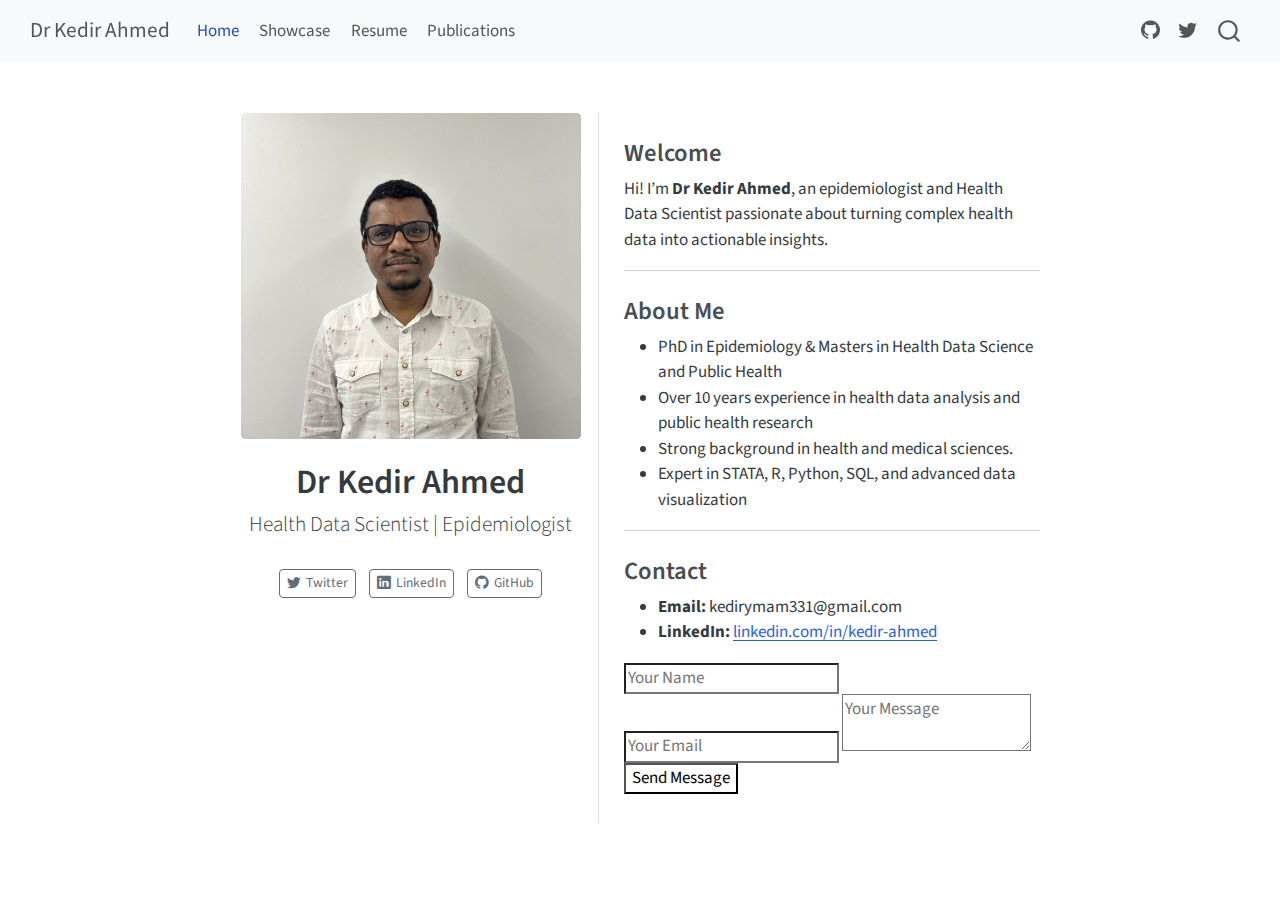
<file: docs/index.html>
<!DOCTYPE html>
<html xmlns="http://www.w3.org/1999/xhtml" lang="en" xml:lang="en"><head>

<meta charset="utf-8">
<meta name="generator" content="quarto-1.7.32">

<meta name="viewport" content="width=device-width, initial-scale=1.0, user-scalable=yes">


<title>Dr Kedir Ahmed</title>
<style>
code{white-space: pre-wrap;}
span.smallcaps{font-variant: small-caps;}
div.columns{display: flex; gap: min(4vw, 1.5em);}
div.column{flex: auto; overflow-x: auto;}
div.hanging-indent{margin-left: 1.5em; text-indent: -1.5em;}
ul.task-list{list-style: none;}
ul.task-list li input[type="checkbox"] {
  width: 0.8em;
  margin: 0 0.8em 0.2em -1em; /* quarto-specific, see https://github.com/quarto-dev/quarto-cli/issues/4556 */ 
  vertical-align: middle;
}
</style>


<script src="site_libs/quarto-nav/quarto-nav.js"></script>
<script src="site_libs/quarto-nav/headroom.min.js"></script>
<script src="site_libs/clipboard/clipboard.min.js"></script>
<script src="site_libs/quarto-search/autocomplete.umd.js"></script>
<script src="site_libs/quarto-search/fuse.min.js"></script>
<script src="site_libs/quarto-search/quarto-search.js"></script>
<meta name="quarto:offset" content="./">
<script src="site_libs/quarto-html/quarto.js" type="module"></script>
<script src="site_libs/quarto-html/tabsets/tabsets.js" type="module"></script>
<script src="site_libs/quarto-html/popper.min.js"></script>
<script src="site_libs/quarto-html/tippy.umd.min.js"></script>
<link href="site_libs/quarto-html/tippy.css" rel="stylesheet">
<link href="site_libs/quarto-html/quarto-syntax-highlighting-37eea08aefeeee20ff55810ff984fec1.css" rel="stylesheet" id="quarto-text-highlighting-styles">
<script src="site_libs/bootstrap/bootstrap.min.js"></script>
<link href="site_libs/bootstrap/bootstrap-icons.css" rel="stylesheet">
<link href="site_libs/bootstrap/bootstrap-dfb324f25d9b1687192fa8be62ac8f9c.min.css" rel="stylesheet" append-hash="true" id="quarto-bootstrap" data-mode="light">
<script id="quarto-search-options" type="application/json">{
  "location": "navbar",
  "copy-button": false,
  "collapse-after": 3,
  "panel-placement": "end",
  "type": "overlay",
  "limit": 50,
  "keyboard-shortcut": [
    "f",
    "/",
    "s"
  ],
  "show-item-context": false,
  "language": {
    "search-no-results-text": "No results",
    "search-matching-documents-text": "matching documents",
    "search-copy-link-title": "Copy link to search",
    "search-hide-matches-text": "Hide additional matches",
    "search-more-match-text": "more match in this document",
    "search-more-matches-text": "more matches in this document",
    "search-clear-button-title": "Clear",
    "search-text-placeholder": "",
    "search-detached-cancel-button-title": "Cancel",
    "search-submit-button-title": "Submit",
    "search-label": "Search"
  }
}</script>


<link rel="stylesheet" href="styles.css">
</head>

<body class="nav-fixed fullcontent quarto-light">

<div id="quarto-search-results"></div>
  <header id="quarto-header" class="headroom fixed-top">
    <nav class="navbar navbar-expand-lg " data-bs-theme="dark">
      <div class="navbar-container container-fluid">
      <div class="navbar-brand-container mx-auto">
    <a class="navbar-brand" href="./index.html">
    <span class="navbar-title">Dr Kedir Ahmed</span>
    </a>
  </div>
            <div id="quarto-search" class="" title="Search"></div>
          <button class="navbar-toggler" type="button" data-bs-toggle="collapse" data-bs-target="#navbarCollapse" aria-controls="navbarCollapse" role="menu" aria-expanded="false" aria-label="Toggle navigation" onclick="if (window.quartoToggleHeadroom) { window.quartoToggleHeadroom(); }">
  <span class="navbar-toggler-icon"></span>
</button>
          <div class="collapse navbar-collapse" id="navbarCollapse">
            <ul class="navbar-nav navbar-nav-scroll me-auto">
  <li class="nav-item">
    <a class="nav-link active" href="./index.html" aria-current="page"> 
<span class="menu-text">Home</span></a>
  </li>  
  <li class="nav-item">
    <a class="nav-link" href="./portfolio.html"> 
<span class="menu-text">Showcase</span></a>
  </li>  
  <li class="nav-item">
    <a class="nav-link" href="./Resume.html"> 
<span class="menu-text">Resume</span></a>
  </li>  
  <li class="nav-item">
    <a class="nav-link" href="./publication.html"> 
<span class="menu-text">Publications</span></a>
  </li>  
</ul>
            <ul class="navbar-nav navbar-nav-scroll ms-auto">
  <li class="nav-item compact">
    <a class="nav-link" href="https://github.com/KedirYimamA"> <i class="bi bi-github" role="img">
</i> 
<span class="menu-text"></span></a>
  </li>  
  <li class="nav-item compact">
    <a class="nav-link" href="https://x.com/KedirYAhmed"> <i class="bi bi-twitter" role="img">
</i> 
<span class="menu-text"></span></a>
  </li>  
</ul>
          </div> <!-- /navcollapse -->
            <div class="quarto-navbar-tools">
</div>
      </div> <!-- /container-fluid -->
    </nav>
</header>
<!-- content -->
<div id="quarto-content" class="quarto-container page-columns page-rows-contents page-layout-article page-navbar">
<!-- sidebar -->
<!-- margin-sidebar -->
    
<!-- main -->
<div class="quarto-about-trestles">
  <div class="about-entity">
    <img src="My_picture.jpg" class="about-image
  rounded " style="width: 20em;">
<header id="title-block-header" class="quarto-title-block default">
<div class="quarto-title">
<h1 class="title">Dr Kedir Ahmed</h1>
<p class="subtitle lead">Health Data Scientist | Epidemiologist</p>
</div>
<div class="quarto-title-meta">
  </div>
</header>
    <div class="about-links">
  <a href="https://x.com/KedirYAhmed" class="about-link" rel="" target="">
    <i class="bi bi-twitter"></i>
     <span class="about-link-text">Twitter</span>
  </a>
  <a href="https://linkedin.com/in/kedir-ahmed" class="about-link" rel="" target="">
    <i class="bi bi-linkedin"></i>
     <span class="about-link-text">LinkedIn</span>
  </a>
  <a href="https://github.com/kedir-ahmed" class="about-link" rel="" target="">
    <i class="bi bi-github"></i>
     <span class="about-link-text">GitHub</span>
  </a>
</div>
  </div>
  <div class="about-contents"><main class="content" id="quarto-document-content">
<section id="welcome" class="level3">
<h3 data-anchor-id="welcome">Welcome</h3>
<p>Hi! I’m <strong>Dr Kedir Ahmed</strong>, an epidemiologist and Health Data Scientist passionate about turning complex health data into actionable insights.</p>
<hr>
</section>
<section id="about-me" class="level3">
<h3 data-anchor-id="about-me">About Me</h3>
<ul>
<li>PhD in Epidemiology &amp; Masters in Health Data Science and Public Health</li>
<li>Over 10 years experience in health data analysis and public health research<br>
</li>
<li>Strong background in health and medical sciences.<br>
</li>
<li>Expert in STATA, R, Python, SQL, and advanced data visualization</li>
</ul>
<hr>
</section>
<section id="contact" class="level3">
<h3 data-anchor-id="contact">Contact</h3>
<ul>
<li><strong>Email:</strong> kedirymam331@gmail.com<br>
</li>
<li><strong>LinkedIn:</strong> <a href="https://linkedin.com/in/kedir-ahmed">linkedin.com/in/kedir-ahmed</a></li>
</ul>
<form>
<input type="text" placeholder="Your Name" required=""> <input type="email" placeholder="Your Email" required="">
<textarea placeholder="Your Message" required=""></textarea>
<button type="submit">
Send Message
</button>
</form>


</section>
</main></div>
</div>
 <!-- /main -->
<script id="quarto-html-after-body" type="application/javascript">
  window.document.addEventListener("DOMContentLoaded", function (event) {
    const isCodeAnnotation = (el) => {
      for (const clz of el.classList) {
        if (clz.startsWith('code-annotation-')) {                     
          return true;
        }
      }
      return false;
    }
    const onCopySuccess = function(e) {
      // button target
      const button = e.trigger;
      // don't keep focus
      button.blur();
      // flash "checked"
      button.classList.add('code-copy-button-checked');
      var currentTitle = button.getAttribute("title");
      button.setAttribute("title", "Copied!");
      let tooltip;
      if (window.bootstrap) {
        button.setAttribute("data-bs-toggle", "tooltip");
        button.setAttribute("data-bs-placement", "left");
        button.setAttribute("data-bs-title", "Copied!");
        tooltip = new bootstrap.Tooltip(button, 
          { trigger: "manual", 
            customClass: "code-copy-button-tooltip",
            offset: [0, -8]});
        tooltip.show();    
      }
      setTimeout(function() {
        if (tooltip) {
          tooltip.hide();
          button.removeAttribute("data-bs-title");
          button.removeAttribute("data-bs-toggle");
          button.removeAttribute("data-bs-placement");
        }
        button.setAttribute("title", currentTitle);
        button.classList.remove('code-copy-button-checked');
      }, 1000);
      // clear code selection
      e.clearSelection();
    }
    const getTextToCopy = function(trigger) {
        const codeEl = trigger.previousElementSibling.cloneNode(true);
        for (const childEl of codeEl.children) {
          if (isCodeAnnotation(childEl)) {
            childEl.remove();
          }
        }
        return codeEl.innerText;
    }
    const clipboard = new window.ClipboardJS('.code-copy-button:not([data-in-quarto-modal])', {
      text: getTextToCopy
    });
    clipboard.on('success', onCopySuccess);
    if (window.document.getElementById('quarto-embedded-source-code-modal')) {
      const clipboardModal = new window.ClipboardJS('.code-copy-button[data-in-quarto-modal]', {
        text: getTextToCopy,
        container: window.document.getElementById('quarto-embedded-source-code-modal')
      });
      clipboardModal.on('success', onCopySuccess);
    }
      var localhostRegex = new RegExp(/^(?:http|https):\/\/localhost\:?[0-9]*\//);
      var mailtoRegex = new RegExp(/^mailto:/);
        var filterRegex = new RegExp('/' + window.location.host + '/');
      var isInternal = (href) => {
          return filterRegex.test(href) || localhostRegex.test(href) || mailtoRegex.test(href);
      }
      // Inspect non-navigation links and adorn them if external
     var links = window.document.querySelectorAll('a[href]:not(.nav-link):not(.navbar-brand):not(.toc-action):not(.sidebar-link):not(.sidebar-item-toggle):not(.pagination-link):not(.no-external):not([aria-hidden]):not(.dropdown-item):not(.quarto-navigation-tool):not(.about-link)');
      for (var i=0; i<links.length; i++) {
        const link = links[i];
        if (!isInternal(link.href)) {
          // undo the damage that might have been done by quarto-nav.js in the case of
          // links that we want to consider external
          if (link.dataset.originalHref !== undefined) {
            link.href = link.dataset.originalHref;
          }
        }
      }
    function tippyHover(el, contentFn, onTriggerFn, onUntriggerFn) {
      const config = {
        allowHTML: true,
        maxWidth: 500,
        delay: 100,
        arrow: false,
        appendTo: function(el) {
            return el.parentElement;
        },
        interactive: true,
        interactiveBorder: 10,
        theme: 'quarto',
        placement: 'bottom-start',
      };
      if (contentFn) {
        config.content = contentFn;
      }
      if (onTriggerFn) {
        config.onTrigger = onTriggerFn;
      }
      if (onUntriggerFn) {
        config.onUntrigger = onUntriggerFn;
      }
      window.tippy(el, config); 
    }
    const noterefs = window.document.querySelectorAll('a[role="doc-noteref"]');
    for (var i=0; i<noterefs.length; i++) {
      const ref = noterefs[i];
      tippyHover(ref, function() {
        // use id or data attribute instead here
        let href = ref.getAttribute('data-footnote-href') || ref.getAttribute('href');
        try { href = new URL(href).hash; } catch {}
        const id = href.replace(/^#\/?/, "");
        const note = window.document.getElementById(id);
        if (note) {
          return note.innerHTML;
        } else {
          return "";
        }
      });
    }
    const xrefs = window.document.querySelectorAll('a.quarto-xref');
    const processXRef = (id, note) => {
      // Strip column container classes
      const stripColumnClz = (el) => {
        el.classList.remove("page-full", "page-columns");
        if (el.children) {
          for (const child of el.children) {
            stripColumnClz(child);
          }
        }
      }
      stripColumnClz(note)
      if (id === null || id.startsWith('sec-')) {
        // Special case sections, only their first couple elements
        const container = document.createElement("div");
        if (note.children && note.children.length > 2) {
          container.appendChild(note.children[0].cloneNode(true));
          for (let i = 1; i < note.children.length; i++) {
            const child = note.children[i];
            if (child.tagName === "P" && child.innerText === "") {
              continue;
            } else {
              container.appendChild(child.cloneNode(true));
              break;
            }
          }
          if (window.Quarto?.typesetMath) {
            window.Quarto.typesetMath(container);
          }
          return container.innerHTML
        } else {
          if (window.Quarto?.typesetMath) {
            window.Quarto.typesetMath(note);
          }
          return note.innerHTML;
        }
      } else {
        // Remove any anchor links if they are present
        const anchorLink = note.querySelector('a.anchorjs-link');
        if (anchorLink) {
          anchorLink.remove();
        }
        if (window.Quarto?.typesetMath) {
          window.Quarto.typesetMath(note);
        }
        if (note.classList.contains("callout")) {
          return note.outerHTML;
        } else {
          return note.innerHTML;
        }
      }
    }
    for (var i=0; i<xrefs.length; i++) {
      const xref = xrefs[i];
      tippyHover(xref, undefined, function(instance) {
        instance.disable();
        let url = xref.getAttribute('href');
        let hash = undefined; 
        if (url.startsWith('#')) {
          hash = url;
        } else {
          try { hash = new URL(url).hash; } catch {}
        }
        if (hash) {
          const id = hash.replace(/^#\/?/, "");
          const note = window.document.getElementById(id);
          if (note !== null) {
            try {
              const html = processXRef(id, note.cloneNode(true));
              instance.setContent(html);
            } finally {
              instance.enable();
              instance.show();
            }
          } else {
            // See if we can fetch this
            fetch(url.split('#')[0])
            .then(res => res.text())
            .then(html => {
              const parser = new DOMParser();
              const htmlDoc = parser.parseFromString(html, "text/html");
              const note = htmlDoc.getElementById(id);
              if (note !== null) {
                const html = processXRef(id, note);
                instance.setContent(html);
              } 
            }).finally(() => {
              instance.enable();
              instance.show();
            });
          }
        } else {
          // See if we can fetch a full url (with no hash to target)
          // This is a special case and we should probably do some content thinning / targeting
          fetch(url)
          .then(res => res.text())
          .then(html => {
            const parser = new DOMParser();
            const htmlDoc = parser.parseFromString(html, "text/html");
            const note = htmlDoc.querySelector('main.content');
            if (note !== null) {
              // This should only happen for chapter cross references
              // (since there is no id in the URL)
              // remove the first header
              if (note.children.length > 0 && note.children[0].tagName === "HEADER") {
                note.children[0].remove();
              }
              const html = processXRef(null, note);
              instance.setContent(html);
            } 
          }).finally(() => {
            instance.enable();
            instance.show();
          });
        }
      }, function(instance) {
      });
    }
        let selectedAnnoteEl;
        const selectorForAnnotation = ( cell, annotation) => {
          let cellAttr = 'data-code-cell="' + cell + '"';
          let lineAttr = 'data-code-annotation="' +  annotation + '"';
          const selector = 'span[' + cellAttr + '][' + lineAttr + ']';
          return selector;
        }
        const selectCodeLines = (annoteEl) => {
          const doc = window.document;
          const targetCell = annoteEl.getAttribute("data-target-cell");
          const targetAnnotation = annoteEl.getAttribute("data-target-annotation");
          const annoteSpan = window.document.querySelector(selectorForAnnotation(targetCell, targetAnnotation));
          const lines = annoteSpan.getAttribute("data-code-lines").split(",");
          const lineIds = lines.map((line) => {
            return targetCell + "-" + line;
          })
          let top = null;
          let height = null;
          let parent = null;
          if (lineIds.length > 0) {
              //compute the position of the single el (top and bottom and make a div)
              const el = window.document.getElementById(lineIds[0]);
              top = el.offsetTop;
              height = el.offsetHeight;
              parent = el.parentElement.parentElement;
            if (lineIds.length > 1) {
              const lastEl = window.document.getElementById(lineIds[lineIds.length - 1]);
              const bottom = lastEl.offsetTop + lastEl.offsetHeight;
              height = bottom - top;
            }
            if (top !== null && height !== null && parent !== null) {
              // cook up a div (if necessary) and position it 
              let div = window.document.getElementById("code-annotation-line-highlight");
              if (div === null) {
                div = window.document.createElement("div");
                div.setAttribute("id", "code-annotation-line-highlight");
                div.style.position = 'absolute';
                parent.appendChild(div);
              }
              div.style.top = top - 2 + "px";
              div.style.height = height + 4 + "px";
              div.style.left = 0;
              let gutterDiv = window.document.getElementById("code-annotation-line-highlight-gutter");
              if (gutterDiv === null) {
                gutterDiv = window.document.createElement("div");
                gutterDiv.setAttribute("id", "code-annotation-line-highlight-gutter");
                gutterDiv.style.position = 'absolute';
                const codeCell = window.document.getElementById(targetCell);
                const gutter = codeCell.querySelector('.code-annotation-gutter');
                gutter.appendChild(gutterDiv);
              }
              gutterDiv.style.top = top - 2 + "px";
              gutterDiv.style.height = height + 4 + "px";
            }
            selectedAnnoteEl = annoteEl;
          }
        };
        const unselectCodeLines = () => {
          const elementsIds = ["code-annotation-line-highlight", "code-annotation-line-highlight-gutter"];
          elementsIds.forEach((elId) => {
            const div = window.document.getElementById(elId);
            if (div) {
              div.remove();
            }
          });
          selectedAnnoteEl = undefined;
        };
          // Handle positioning of the toggle
      window.addEventListener(
        "resize",
        throttle(() => {
          elRect = undefined;
          if (selectedAnnoteEl) {
            selectCodeLines(selectedAnnoteEl);
          }
        }, 10)
      );
      function throttle(fn, ms) {
      let throttle = false;
      let timer;
        return (...args) => {
          if(!throttle) { // first call gets through
              fn.apply(this, args);
              throttle = true;
          } else { // all the others get throttled
              if(timer) clearTimeout(timer); // cancel #2
              timer = setTimeout(() => {
                fn.apply(this, args);
                timer = throttle = false;
              }, ms);
          }
        };
      }
        // Attach click handler to the DT
        const annoteDls = window.document.querySelectorAll('dt[data-target-cell]');
        for (const annoteDlNode of annoteDls) {
          annoteDlNode.addEventListener('click', (event) => {
            const clickedEl = event.target;
            if (clickedEl !== selectedAnnoteEl) {
              unselectCodeLines();
              const activeEl = window.document.querySelector('dt[data-target-cell].code-annotation-active');
              if (activeEl) {
                activeEl.classList.remove('code-annotation-active');
              }
              selectCodeLines(clickedEl);
              clickedEl.classList.add('code-annotation-active');
            } else {
              // Unselect the line
              unselectCodeLines();
              clickedEl.classList.remove('code-annotation-active');
            }
          });
        }
    const findCites = (el) => {
      const parentEl = el.parentElement;
      if (parentEl) {
        const cites = parentEl.dataset.cites;
        if (cites) {
          return {
            el,
            cites: cites.split(' ')
          };
        } else {
          return findCites(el.parentElement)
        }
      } else {
        return undefined;
      }
    };
    var bibliorefs = window.document.querySelectorAll('a[role="doc-biblioref"]');
    for (var i=0; i<bibliorefs.length; i++) {
      const ref = bibliorefs[i];
      const citeInfo = findCites(ref);
      if (citeInfo) {
        tippyHover(citeInfo.el, function() {
          var popup = window.document.createElement('div');
          citeInfo.cites.forEach(function(cite) {
            var citeDiv = window.document.createElement('div');
            citeDiv.classList.add('hanging-indent');
            citeDiv.classList.add('csl-entry');
            var biblioDiv = window.document.getElementById('ref-' + cite);
            if (biblioDiv) {
              citeDiv.innerHTML = biblioDiv.innerHTML;
            }
            popup.appendChild(citeDiv);
          });
          return popup.innerHTML;
        });
      }
    }
  });
  </script>
</div> <!-- /content -->




</body></html>
</file>
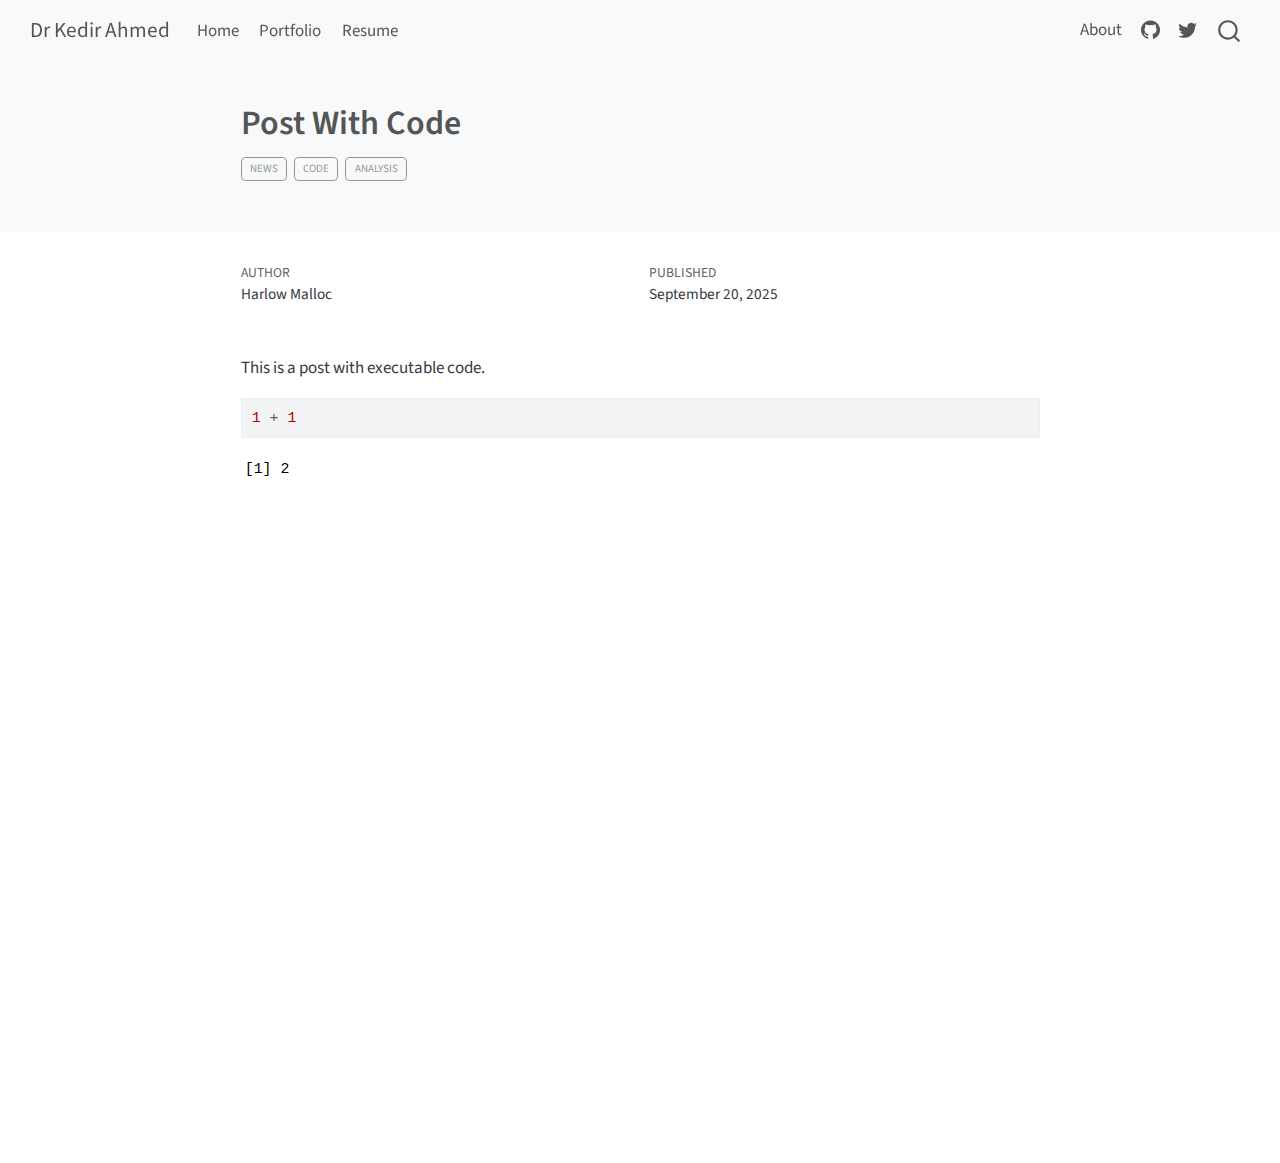
<file: docs/posts/post-with-code/index.html>
<!DOCTYPE html>
<html xmlns="http://www.w3.org/1999/xhtml" lang="en" xml:lang="en"><head>

<meta charset="utf-8">
<meta name="generator" content="quarto-1.7.32">

<meta name="viewport" content="width=device-width, initial-scale=1.0, user-scalable=yes">

<meta name="author" content="Harlow Malloc">
<meta name="dcterms.date" content="2025-09-20">

<title>Post With Code – Dr Kedir Ahmed</title>
<style>
code{white-space: pre-wrap;}
span.smallcaps{font-variant: small-caps;}
div.columns{display: flex; gap: min(4vw, 1.5em);}
div.column{flex: auto; overflow-x: auto;}
div.hanging-indent{margin-left: 1.5em; text-indent: -1.5em;}
ul.task-list{list-style: none;}
ul.task-list li input[type="checkbox"] {
  width: 0.8em;
  margin: 0 0.8em 0.2em -1em; /* quarto-specific, see https://github.com/quarto-dev/quarto-cli/issues/4556 */ 
  vertical-align: middle;
}
/* CSS for syntax highlighting */
html { -webkit-text-size-adjust: 100%; }
pre > code.sourceCode { white-space: pre; position: relative; }
pre > code.sourceCode > span { display: inline-block; line-height: 1.25; }
pre > code.sourceCode > span:empty { height: 1.2em; }
.sourceCode { overflow: visible; }
code.sourceCode > span { color: inherit; text-decoration: inherit; }
div.sourceCode { margin: 1em 0; }
pre.sourceCode { margin: 0; }
@media screen {
div.sourceCode { overflow: auto; }
}
@media print {
pre > code.sourceCode { white-space: pre-wrap; }
pre > code.sourceCode > span { text-indent: -5em; padding-left: 5em; }
}
pre.numberSource code
  { counter-reset: source-line 0; }
pre.numberSource code > span
  { position: relative; left: -4em; counter-increment: source-line; }
pre.numberSource code > span > a:first-child::before
  { content: counter(source-line);
    position: relative; left: -1em; text-align: right; vertical-align: baseline;
    border: none; display: inline-block;
    -webkit-touch-callout: none; -webkit-user-select: none;
    -khtml-user-select: none; -moz-user-select: none;
    -ms-user-select: none; user-select: none;
    padding: 0 4px; width: 4em;
  }
pre.numberSource { margin-left: 3em;  padding-left: 4px; }
div.sourceCode
  {   }
@media screen {
pre > code.sourceCode > span > a:first-child::before { text-decoration: underline; }
}
</style>


<script src="../../site_libs/quarto-nav/quarto-nav.js"></script>
<script src="../../site_libs/quarto-nav/headroom.min.js"></script>
<script src="../../site_libs/clipboard/clipboard.min.js"></script>
<script src="../../site_libs/quarto-search/autocomplete.umd.js"></script>
<script src="../../site_libs/quarto-search/fuse.min.js"></script>
<script src="../../site_libs/quarto-search/quarto-search.js"></script>
<meta name="quarto:offset" content="../../">
<script src="../../site_libs/quarto-html/quarto.js" type="module"></script>
<script src="../../site_libs/quarto-html/tabsets/tabsets.js" type="module"></script>
<script src="../../site_libs/quarto-html/popper.min.js"></script>
<script src="../../site_libs/quarto-html/tippy.umd.min.js"></script>
<script src="../../site_libs/quarto-html/anchor.min.js"></script>
<link href="../../site_libs/quarto-html/tippy.css" rel="stylesheet">
<link href="../../site_libs/quarto-html/quarto-syntax-highlighting-37eea08aefeeee20ff55810ff984fec1.css" rel="stylesheet" id="quarto-text-highlighting-styles">
<script src="../../site_libs/bootstrap/bootstrap.min.js"></script>
<link href="../../site_libs/bootstrap/bootstrap-icons.css" rel="stylesheet">
<link href="../../site_libs/bootstrap/bootstrap-dfb324f25d9b1687192fa8be62ac8f9c.min.css" rel="stylesheet" append-hash="true" id="quarto-bootstrap" data-mode="light">
<script id="quarto-search-options" type="application/json">{
  "location": "navbar",
  "copy-button": false,
  "collapse-after": 3,
  "panel-placement": "end",
  "type": "overlay",
  "limit": 50,
  "keyboard-shortcut": [
    "f",
    "/",
    "s"
  ],
  "show-item-context": false,
  "language": {
    "search-no-results-text": "No results",
    "search-matching-documents-text": "matching documents",
    "search-copy-link-title": "Copy link to search",
    "search-hide-matches-text": "Hide additional matches",
    "search-more-match-text": "more match in this document",
    "search-more-matches-text": "more matches in this document",
    "search-clear-button-title": "Clear",
    "search-text-placeholder": "",
    "search-detached-cancel-button-title": "Cancel",
    "search-submit-button-title": "Submit",
    "search-label": "Search"
  }
}</script>


<link rel="stylesheet" href="../../styles.css">
</head>

<body class="nav-fixed fullcontent quarto-light">

<div id="quarto-search-results"></div>
  <header id="quarto-header" class="headroom fixed-top quarto-banner">
    <nav class="navbar navbar-expand-lg " data-bs-theme="dark">
      <div class="navbar-container container-fluid">
      <div class="navbar-brand-container mx-auto">
    <a class="navbar-brand" href="../../index.html">
    <span class="navbar-title">Dr Kedir Ahmed</span>
    </a>
  </div>
            <div id="quarto-search" class="" title="Search"></div>
          <button class="navbar-toggler" type="button" data-bs-toggle="collapse" data-bs-target="#navbarCollapse" aria-controls="navbarCollapse" role="menu" aria-expanded="false" aria-label="Toggle navigation" onclick="if (window.quartoToggleHeadroom) { window.quartoToggleHeadroom(); }">
  <span class="navbar-toggler-icon"></span>
</button>
          <div class="collapse navbar-collapse" id="navbarCollapse">
            <ul class="navbar-nav navbar-nav-scroll me-auto">
  <li class="nav-item">
    <a class="nav-link" href="../../index.html"> 
<span class="menu-text">Home</span></a>
  </li>  
  <li class="nav-item">
    <a class="nav-link" href="../../portfolio.html"> 
<span class="menu-text">Portfolio</span></a>
  </li>  
  <li class="nav-item">
    <a class="nav-link" href="../../Resume.html"> 
<span class="menu-text">Resume</span></a>
  </li>  
</ul>
            <ul class="navbar-nav navbar-nav-scroll ms-auto">
  <li class="nav-item">
    <a class="nav-link" href="../../about.html"> 
<span class="menu-text">About</span></a>
  </li>  
  <li class="nav-item compact">
    <a class="nav-link" href="https://github.com/"> <i class="bi bi-github" role="img">
</i> 
<span class="menu-text"></span></a>
  </li>  
  <li class="nav-item compact">
    <a class="nav-link" href="https://twitter.com"> <i class="bi bi-twitter" role="img">
</i> 
<span class="menu-text"></span></a>
  </li>  
</ul>
          </div> <!-- /navcollapse -->
            <div class="quarto-navbar-tools">
</div>
      </div> <!-- /container-fluid -->
    </nav>
</header>
<!-- content -->
<header id="title-block-header" class="quarto-title-block default page-columns page-full">
  <div class="quarto-title-banner page-columns page-full">
    <div class="quarto-title column-body">
      <h1 class="title">Post With Code</h1>
                                <div class="quarto-categories">
                <div class="quarto-category">news</div>
                <div class="quarto-category">code</div>
                <div class="quarto-category">analysis</div>
              </div>
                  </div>
  </div>
    
  
  <div class="quarto-title-meta">

      <div>
      <div class="quarto-title-meta-heading">Author</div>
      <div class="quarto-title-meta-contents">
               <p>Harlow Malloc </p>
            </div>
    </div>
      
      <div>
      <div class="quarto-title-meta-heading">Published</div>
      <div class="quarto-title-meta-contents">
        <p class="date">September 20, 2025</p>
      </div>
    </div>
    
      
    </div>
    
  
  </header><div id="quarto-content" class="quarto-container page-columns page-rows-contents page-layout-article page-navbar">
<!-- sidebar -->
<!-- margin-sidebar -->
    
<!-- main -->
<main class="content quarto-banner-title-block" id="quarto-document-content">





<p>This is a post with executable code.</p>
<div class="cell">
<div class="sourceCode cell-code" id="cb1"><pre class="sourceCode r code-with-copy"><code class="sourceCode r"><span id="cb1-1"><a href="#cb1-1" aria-hidden="true" tabindex="-1"></a><span class="dv">1</span> <span class="sc">+</span> <span class="dv">1</span></span></code><button title="Copy to Clipboard" class="code-copy-button"><i class="bi"></i></button></pre></div>
<div class="cell-output cell-output-stdout">
<pre><code>[1] 2</code></pre>
</div>
</div>



</main> <!-- /main -->
<script id="quarto-html-after-body" type="application/javascript">
  window.document.addEventListener("DOMContentLoaded", function (event) {
    const icon = "";
    const anchorJS = new window.AnchorJS();
    anchorJS.options = {
      placement: 'right',
      icon: icon
    };
    anchorJS.add('.anchored');
    const isCodeAnnotation = (el) => {
      for (const clz of el.classList) {
        if (clz.startsWith('code-annotation-')) {                     
          return true;
        }
      }
      return false;
    }
    const onCopySuccess = function(e) {
      // button target
      const button = e.trigger;
      // don't keep focus
      button.blur();
      // flash "checked"
      button.classList.add('code-copy-button-checked');
      var currentTitle = button.getAttribute("title");
      button.setAttribute("title", "Copied!");
      let tooltip;
      if (window.bootstrap) {
        button.setAttribute("data-bs-toggle", "tooltip");
        button.setAttribute("data-bs-placement", "left");
        button.setAttribute("data-bs-title", "Copied!");
        tooltip = new bootstrap.Tooltip(button, 
          { trigger: "manual", 
            customClass: "code-copy-button-tooltip",
            offset: [0, -8]});
        tooltip.show();    
      }
      setTimeout(function() {
        if (tooltip) {
          tooltip.hide();
          button.removeAttribute("data-bs-title");
          button.removeAttribute("data-bs-toggle");
          button.removeAttribute("data-bs-placement");
        }
        button.setAttribute("title", currentTitle);
        button.classList.remove('code-copy-button-checked');
      }, 1000);
      // clear code selection
      e.clearSelection();
    }
    const getTextToCopy = function(trigger) {
        const codeEl = trigger.previousElementSibling.cloneNode(true);
        for (const childEl of codeEl.children) {
          if (isCodeAnnotation(childEl)) {
            childEl.remove();
          }
        }
        return codeEl.innerText;
    }
    const clipboard = new window.ClipboardJS('.code-copy-button:not([data-in-quarto-modal])', {
      text: getTextToCopy
    });
    clipboard.on('success', onCopySuccess);
    if (window.document.getElementById('quarto-embedded-source-code-modal')) {
      const clipboardModal = new window.ClipboardJS('.code-copy-button[data-in-quarto-modal]', {
        text: getTextToCopy,
        container: window.document.getElementById('quarto-embedded-source-code-modal')
      });
      clipboardModal.on('success', onCopySuccess);
    }
      var localhostRegex = new RegExp(/^(?:http|https):\/\/localhost\:?[0-9]*\//);
      var mailtoRegex = new RegExp(/^mailto:/);
        var filterRegex = new RegExp('/' + window.location.host + '/');
      var isInternal = (href) => {
          return filterRegex.test(href) || localhostRegex.test(href) || mailtoRegex.test(href);
      }
      // Inspect non-navigation links and adorn them if external
     var links = window.document.querySelectorAll('a[href]:not(.nav-link):not(.navbar-brand):not(.toc-action):not(.sidebar-link):not(.sidebar-item-toggle):not(.pagination-link):not(.no-external):not([aria-hidden]):not(.dropdown-item):not(.quarto-navigation-tool):not(.about-link)');
      for (var i=0; i<links.length; i++) {
        const link = links[i];
        if (!isInternal(link.href)) {
          // undo the damage that might have been done by quarto-nav.js in the case of
          // links that we want to consider external
          if (link.dataset.originalHref !== undefined) {
            link.href = link.dataset.originalHref;
          }
        }
      }
    function tippyHover(el, contentFn, onTriggerFn, onUntriggerFn) {
      const config = {
        allowHTML: true,
        maxWidth: 500,
        delay: 100,
        arrow: false,
        appendTo: function(el) {
            return el.parentElement;
        },
        interactive: true,
        interactiveBorder: 10,
        theme: 'quarto',
        placement: 'bottom-start',
      };
      if (contentFn) {
        config.content = contentFn;
      }
      if (onTriggerFn) {
        config.onTrigger = onTriggerFn;
      }
      if (onUntriggerFn) {
        config.onUntrigger = onUntriggerFn;
      }
      window.tippy(el, config); 
    }
    const noterefs = window.document.querySelectorAll('a[role="doc-noteref"]');
    for (var i=0; i<noterefs.length; i++) {
      const ref = noterefs[i];
      tippyHover(ref, function() {
        // use id or data attribute instead here
        let href = ref.getAttribute('data-footnote-href') || ref.getAttribute('href');
        try { href = new URL(href).hash; } catch {}
        const id = href.replace(/^#\/?/, "");
        const note = window.document.getElementById(id);
        if (note) {
          return note.innerHTML;
        } else {
          return "";
        }
      });
    }
    const xrefs = window.document.querySelectorAll('a.quarto-xref');
    const processXRef = (id, note) => {
      // Strip column container classes
      const stripColumnClz = (el) => {
        el.classList.remove("page-full", "page-columns");
        if (el.children) {
          for (const child of el.children) {
            stripColumnClz(child);
          }
        }
      }
      stripColumnClz(note)
      if (id === null || id.startsWith('sec-')) {
        // Special case sections, only their first couple elements
        const container = document.createElement("div");
        if (note.children && note.children.length > 2) {
          container.appendChild(note.children[0].cloneNode(true));
          for (let i = 1; i < note.children.length; i++) {
            const child = note.children[i];
            if (child.tagName === "P" && child.innerText === "") {
              continue;
            } else {
              container.appendChild(child.cloneNode(true));
              break;
            }
          }
          if (window.Quarto?.typesetMath) {
            window.Quarto.typesetMath(container);
          }
          return container.innerHTML
        } else {
          if (window.Quarto?.typesetMath) {
            window.Quarto.typesetMath(note);
          }
          return note.innerHTML;
        }
      } else {
        // Remove any anchor links if they are present
        const anchorLink = note.querySelector('a.anchorjs-link');
        if (anchorLink) {
          anchorLink.remove();
        }
        if (window.Quarto?.typesetMath) {
          window.Quarto.typesetMath(note);
        }
        if (note.classList.contains("callout")) {
          return note.outerHTML;
        } else {
          return note.innerHTML;
        }
      }
    }
    for (var i=0; i<xrefs.length; i++) {
      const xref = xrefs[i];
      tippyHover(xref, undefined, function(instance) {
        instance.disable();
        let url = xref.getAttribute('href');
        let hash = undefined; 
        if (url.startsWith('#')) {
          hash = url;
        } else {
          try { hash = new URL(url).hash; } catch {}
        }
        if (hash) {
          const id = hash.replace(/^#\/?/, "");
          const note = window.document.getElementById(id);
          if (note !== null) {
            try {
              const html = processXRef(id, note.cloneNode(true));
              instance.setContent(html);
            } finally {
              instance.enable();
              instance.show();
            }
          } else {
            // See if we can fetch this
            fetch(url.split('#')[0])
            .then(res => res.text())
            .then(html => {
              const parser = new DOMParser();
              const htmlDoc = parser.parseFromString(html, "text/html");
              const note = htmlDoc.getElementById(id);
              if (note !== null) {
                const html = processXRef(id, note);
                instance.setContent(html);
              } 
            }).finally(() => {
              instance.enable();
              instance.show();
            });
          }
        } else {
          // See if we can fetch a full url (with no hash to target)
          // This is a special case and we should probably do some content thinning / targeting
          fetch(url)
          .then(res => res.text())
          .then(html => {
            const parser = new DOMParser();
            const htmlDoc = parser.parseFromString(html, "text/html");
            const note = htmlDoc.querySelector('main.content');
            if (note !== null) {
              // This should only happen for chapter cross references
              // (since there is no id in the URL)
              // remove the first header
              if (note.children.length > 0 && note.children[0].tagName === "HEADER") {
                note.children[0].remove();
              }
              const html = processXRef(null, note);
              instance.setContent(html);
            } 
          }).finally(() => {
            instance.enable();
            instance.show();
          });
        }
      }, function(instance) {
      });
    }
        let selectedAnnoteEl;
        const selectorForAnnotation = ( cell, annotation) => {
          let cellAttr = 'data-code-cell="' + cell + '"';
          let lineAttr = 'data-code-annotation="' +  annotation + '"';
          const selector = 'span[' + cellAttr + '][' + lineAttr + ']';
          return selector;
        }
        const selectCodeLines = (annoteEl) => {
          const doc = window.document;
          const targetCell = annoteEl.getAttribute("data-target-cell");
          const targetAnnotation = annoteEl.getAttribute("data-target-annotation");
          const annoteSpan = window.document.querySelector(selectorForAnnotation(targetCell, targetAnnotation));
          const lines = annoteSpan.getAttribute("data-code-lines").split(",");
          const lineIds = lines.map((line) => {
            return targetCell + "-" + line;
          })
          let top = null;
          let height = null;
          let parent = null;
          if (lineIds.length > 0) {
              //compute the position of the single el (top and bottom and make a div)
              const el = window.document.getElementById(lineIds[0]);
              top = el.offsetTop;
              height = el.offsetHeight;
              parent = el.parentElement.parentElement;
            if (lineIds.length > 1) {
              const lastEl = window.document.getElementById(lineIds[lineIds.length - 1]);
              const bottom = lastEl.offsetTop + lastEl.offsetHeight;
              height = bottom - top;
            }
            if (top !== null && height !== null && parent !== null) {
              // cook up a div (if necessary) and position it 
              let div = window.document.getElementById("code-annotation-line-highlight");
              if (div === null) {
                div = window.document.createElement("div");
                div.setAttribute("id", "code-annotation-line-highlight");
                div.style.position = 'absolute';
                parent.appendChild(div);
              }
              div.style.top = top - 2 + "px";
              div.style.height = height + 4 + "px";
              div.style.left = 0;
              let gutterDiv = window.document.getElementById("code-annotation-line-highlight-gutter");
              if (gutterDiv === null) {
                gutterDiv = window.document.createElement("div");
                gutterDiv.setAttribute("id", "code-annotation-line-highlight-gutter");
                gutterDiv.style.position = 'absolute';
                const codeCell = window.document.getElementById(targetCell);
                const gutter = codeCell.querySelector('.code-annotation-gutter');
                gutter.appendChild(gutterDiv);
              }
              gutterDiv.style.top = top - 2 + "px";
              gutterDiv.style.height = height + 4 + "px";
            }
            selectedAnnoteEl = annoteEl;
          }
        };
        const unselectCodeLines = () => {
          const elementsIds = ["code-annotation-line-highlight", "code-annotation-line-highlight-gutter"];
          elementsIds.forEach((elId) => {
            const div = window.document.getElementById(elId);
            if (div) {
              div.remove();
            }
          });
          selectedAnnoteEl = undefined;
        };
          // Handle positioning of the toggle
      window.addEventListener(
        "resize",
        throttle(() => {
          elRect = undefined;
          if (selectedAnnoteEl) {
            selectCodeLines(selectedAnnoteEl);
          }
        }, 10)
      );
      function throttle(fn, ms) {
      let throttle = false;
      let timer;
        return (...args) => {
          if(!throttle) { // first call gets through
              fn.apply(this, args);
              throttle = true;
          } else { // all the others get throttled
              if(timer) clearTimeout(timer); // cancel #2
              timer = setTimeout(() => {
                fn.apply(this, args);
                timer = throttle = false;
              }, ms);
          }
        };
      }
        // Attach click handler to the DT
        const annoteDls = window.document.querySelectorAll('dt[data-target-cell]');
        for (const annoteDlNode of annoteDls) {
          annoteDlNode.addEventListener('click', (event) => {
            const clickedEl = event.target;
            if (clickedEl !== selectedAnnoteEl) {
              unselectCodeLines();
              const activeEl = window.document.querySelector('dt[data-target-cell].code-annotation-active');
              if (activeEl) {
                activeEl.classList.remove('code-annotation-active');
              }
              selectCodeLines(clickedEl);
              clickedEl.classList.add('code-annotation-active');
            } else {
              // Unselect the line
              unselectCodeLines();
              clickedEl.classList.remove('code-annotation-active');
            }
          });
        }
    const findCites = (el) => {
      const parentEl = el.parentElement;
      if (parentEl) {
        const cites = parentEl.dataset.cites;
        if (cites) {
          return {
            el,
            cites: cites.split(' ')
          };
        } else {
          return findCites(el.parentElement)
        }
      } else {
        return undefined;
      }
    };
    var bibliorefs = window.document.querySelectorAll('a[role="doc-biblioref"]');
    for (var i=0; i<bibliorefs.length; i++) {
      const ref = bibliorefs[i];
      const citeInfo = findCites(ref);
      if (citeInfo) {
        tippyHover(citeInfo.el, function() {
          var popup = window.document.createElement('div');
          citeInfo.cites.forEach(function(cite) {
            var citeDiv = window.document.createElement('div');
            citeDiv.classList.add('hanging-indent');
            citeDiv.classList.add('csl-entry');
            var biblioDiv = window.document.getElementById('ref-' + cite);
            if (biblioDiv) {
              citeDiv.innerHTML = biblioDiv.innerHTML;
            }
            popup.appendChild(citeDiv);
          });
          return popup.innerHTML;
        });
      }
    }
  });
  </script>
</div> <!-- /content -->




</body></html>
</file>
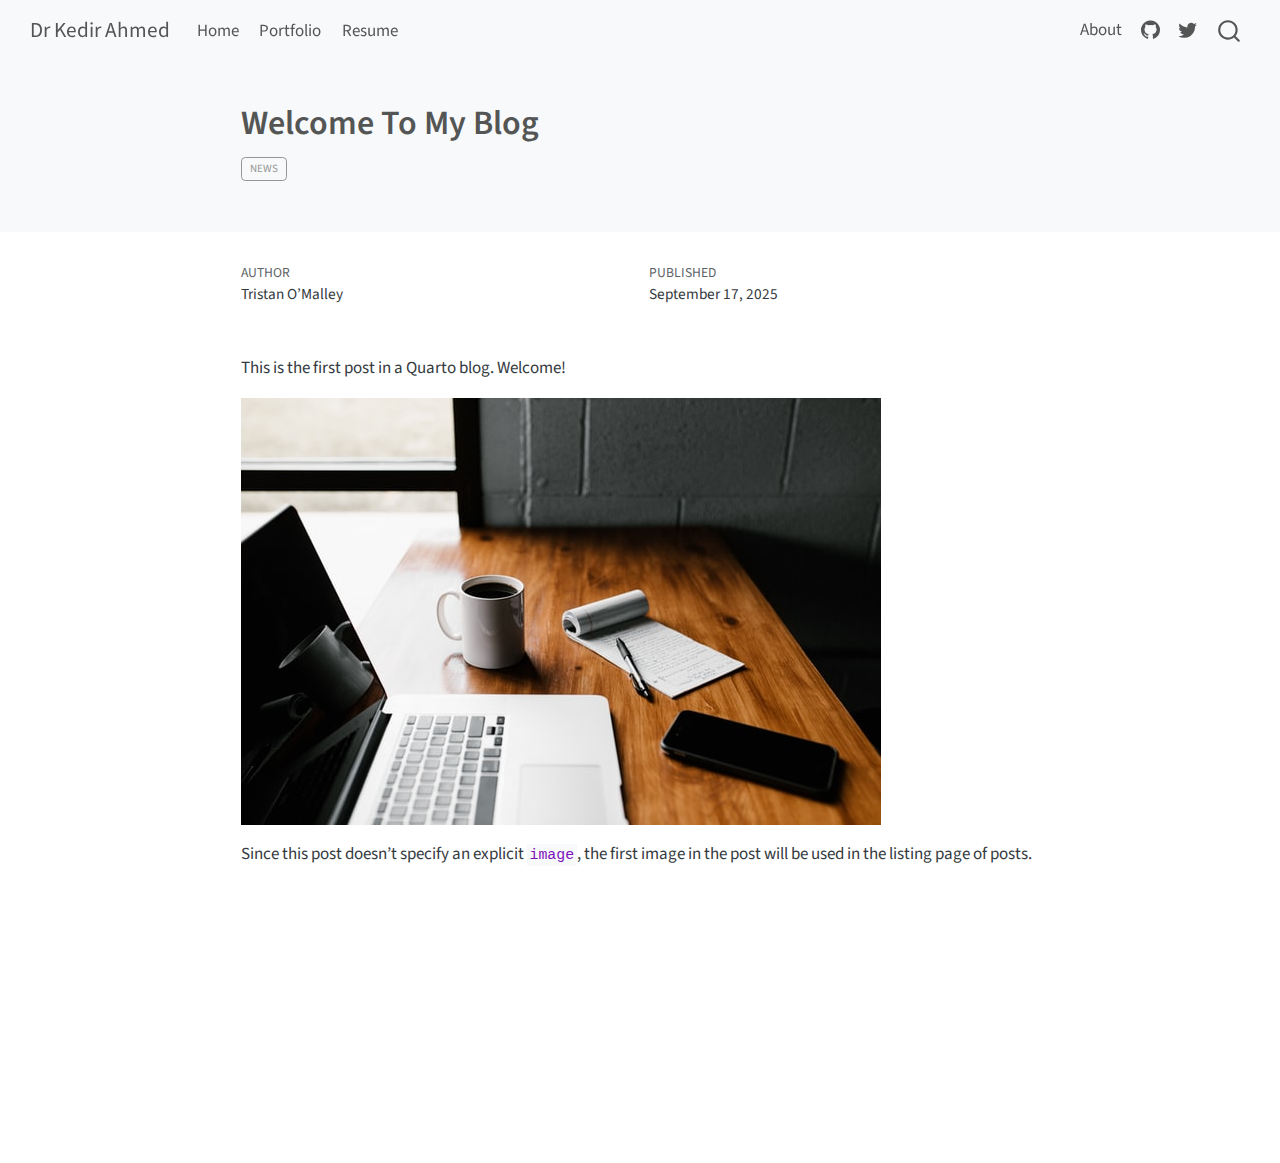
<file: docs/posts/welcome/index.html>
<!DOCTYPE html>
<html xmlns="http://www.w3.org/1999/xhtml" lang="en" xml:lang="en"><head>

<meta charset="utf-8">
<meta name="generator" content="quarto-1.7.32">

<meta name="viewport" content="width=device-width, initial-scale=1.0, user-scalable=yes">

<meta name="author" content="Tristan O’Malley">
<meta name="dcterms.date" content="2025-09-17">

<title>Welcome To My Blog – Dr Kedir Ahmed</title>
<style>
code{white-space: pre-wrap;}
span.smallcaps{font-variant: small-caps;}
div.columns{display: flex; gap: min(4vw, 1.5em);}
div.column{flex: auto; overflow-x: auto;}
div.hanging-indent{margin-left: 1.5em; text-indent: -1.5em;}
ul.task-list{list-style: none;}
ul.task-list li input[type="checkbox"] {
  width: 0.8em;
  margin: 0 0.8em 0.2em -1em; /* quarto-specific, see https://github.com/quarto-dev/quarto-cli/issues/4556 */ 
  vertical-align: middle;
}
</style>


<script src="../../site_libs/quarto-nav/quarto-nav.js"></script>
<script src="../../site_libs/quarto-nav/headroom.min.js"></script>
<script src="../../site_libs/clipboard/clipboard.min.js"></script>
<script src="../../site_libs/quarto-search/autocomplete.umd.js"></script>
<script src="../../site_libs/quarto-search/fuse.min.js"></script>
<script src="../../site_libs/quarto-search/quarto-search.js"></script>
<meta name="quarto:offset" content="../../">
<script src="../../site_libs/quarto-html/quarto.js" type="module"></script>
<script src="../../site_libs/quarto-html/tabsets/tabsets.js" type="module"></script>
<script src="../../site_libs/quarto-html/popper.min.js"></script>
<script src="../../site_libs/quarto-html/tippy.umd.min.js"></script>
<script src="../../site_libs/quarto-html/anchor.min.js"></script>
<link href="../../site_libs/quarto-html/tippy.css" rel="stylesheet">
<link href="../../site_libs/quarto-html/quarto-syntax-highlighting-37eea08aefeeee20ff55810ff984fec1.css" rel="stylesheet" id="quarto-text-highlighting-styles">
<script src="../../site_libs/bootstrap/bootstrap.min.js"></script>
<link href="../../site_libs/bootstrap/bootstrap-icons.css" rel="stylesheet">
<link href="../../site_libs/bootstrap/bootstrap-dfb324f25d9b1687192fa8be62ac8f9c.min.css" rel="stylesheet" append-hash="true" id="quarto-bootstrap" data-mode="light">
<script id="quarto-search-options" type="application/json">{
  "location": "navbar",
  "copy-button": false,
  "collapse-after": 3,
  "panel-placement": "end",
  "type": "overlay",
  "limit": 50,
  "keyboard-shortcut": [
    "f",
    "/",
    "s"
  ],
  "show-item-context": false,
  "language": {
    "search-no-results-text": "No results",
    "search-matching-documents-text": "matching documents",
    "search-copy-link-title": "Copy link to search",
    "search-hide-matches-text": "Hide additional matches",
    "search-more-match-text": "more match in this document",
    "search-more-matches-text": "more matches in this document",
    "search-clear-button-title": "Clear",
    "search-text-placeholder": "",
    "search-detached-cancel-button-title": "Cancel",
    "search-submit-button-title": "Submit",
    "search-label": "Search"
  }
}</script>


<link rel="stylesheet" href="../../styles.css">
</head>

<body class="nav-fixed fullcontent quarto-light">

<div id="quarto-search-results"></div>
  <header id="quarto-header" class="headroom fixed-top quarto-banner">
    <nav class="navbar navbar-expand-lg " data-bs-theme="dark">
      <div class="navbar-container container-fluid">
      <div class="navbar-brand-container mx-auto">
    <a class="navbar-brand" href="../../index.html">
    <span class="navbar-title">Dr Kedir Ahmed</span>
    </a>
  </div>
            <div id="quarto-search" class="" title="Search"></div>
          <button class="navbar-toggler" type="button" data-bs-toggle="collapse" data-bs-target="#navbarCollapse" aria-controls="navbarCollapse" role="menu" aria-expanded="false" aria-label="Toggle navigation" onclick="if (window.quartoToggleHeadroom) { window.quartoToggleHeadroom(); }">
  <span class="navbar-toggler-icon"></span>
</button>
          <div class="collapse navbar-collapse" id="navbarCollapse">
            <ul class="navbar-nav navbar-nav-scroll me-auto">
  <li class="nav-item">
    <a class="nav-link" href="../../index.html"> 
<span class="menu-text">Home</span></a>
  </li>  
  <li class="nav-item">
    <a class="nav-link" href="../../portfolio.html"> 
<span class="menu-text">Portfolio</span></a>
  </li>  
  <li class="nav-item">
    <a class="nav-link" href="../../Resume.html"> 
<span class="menu-text">Resume</span></a>
  </li>  
</ul>
            <ul class="navbar-nav navbar-nav-scroll ms-auto">
  <li class="nav-item">
    <a class="nav-link" href="../../about.html"> 
<span class="menu-text">About</span></a>
  </li>  
  <li class="nav-item compact">
    <a class="nav-link" href="https://github.com/"> <i class="bi bi-github" role="img">
</i> 
<span class="menu-text"></span></a>
  </li>  
  <li class="nav-item compact">
    <a class="nav-link" href="https://twitter.com"> <i class="bi bi-twitter" role="img">
</i> 
<span class="menu-text"></span></a>
  </li>  
</ul>
          </div> <!-- /navcollapse -->
            <div class="quarto-navbar-tools">
</div>
      </div> <!-- /container-fluid -->
    </nav>
</header>
<!-- content -->
<header id="title-block-header" class="quarto-title-block default page-columns page-full">
  <div class="quarto-title-banner page-columns page-full">
    <div class="quarto-title column-body">
      <h1 class="title">Welcome To My Blog</h1>
                                <div class="quarto-categories">
                <div class="quarto-category">news</div>
              </div>
                  </div>
  </div>
    
  
  <div class="quarto-title-meta">

      <div>
      <div class="quarto-title-meta-heading">Author</div>
      <div class="quarto-title-meta-contents">
               <p>Tristan O’Malley </p>
            </div>
    </div>
      
      <div>
      <div class="quarto-title-meta-heading">Published</div>
      <div class="quarto-title-meta-contents">
        <p class="date">September 17, 2025</p>
      </div>
    </div>
    
      
    </div>
    
  
  </header><div id="quarto-content" class="quarto-container page-columns page-rows-contents page-layout-article page-navbar">
<!-- sidebar -->
<!-- margin-sidebar -->
    
<!-- main -->
<main class="content quarto-banner-title-block" id="quarto-document-content">





<p>This is the first post in a Quarto blog. Welcome!</p>
<p><img src="thumbnail.jpg" class="img-fluid"></p>
<p>Since this post doesn’t specify an explicit <code>image</code>, the first image in the post will be used in the listing page of posts.</p>



</main> <!-- /main -->
<script id="quarto-html-after-body" type="application/javascript">
  window.document.addEventListener("DOMContentLoaded", function (event) {
    const icon = "";
    const anchorJS = new window.AnchorJS();
    anchorJS.options = {
      placement: 'right',
      icon: icon
    };
    anchorJS.add('.anchored');
    const isCodeAnnotation = (el) => {
      for (const clz of el.classList) {
        if (clz.startsWith('code-annotation-')) {                     
          return true;
        }
      }
      return false;
    }
    const onCopySuccess = function(e) {
      // button target
      const button = e.trigger;
      // don't keep focus
      button.blur();
      // flash "checked"
      button.classList.add('code-copy-button-checked');
      var currentTitle = button.getAttribute("title");
      button.setAttribute("title", "Copied!");
      let tooltip;
      if (window.bootstrap) {
        button.setAttribute("data-bs-toggle", "tooltip");
        button.setAttribute("data-bs-placement", "left");
        button.setAttribute("data-bs-title", "Copied!");
        tooltip = new bootstrap.Tooltip(button, 
          { trigger: "manual", 
            customClass: "code-copy-button-tooltip",
            offset: [0, -8]});
        tooltip.show();    
      }
      setTimeout(function() {
        if (tooltip) {
          tooltip.hide();
          button.removeAttribute("data-bs-title");
          button.removeAttribute("data-bs-toggle");
          button.removeAttribute("data-bs-placement");
        }
        button.setAttribute("title", currentTitle);
        button.classList.remove('code-copy-button-checked');
      }, 1000);
      // clear code selection
      e.clearSelection();
    }
    const getTextToCopy = function(trigger) {
        const codeEl = trigger.previousElementSibling.cloneNode(true);
        for (const childEl of codeEl.children) {
          if (isCodeAnnotation(childEl)) {
            childEl.remove();
          }
        }
        return codeEl.innerText;
    }
    const clipboard = new window.ClipboardJS('.code-copy-button:not([data-in-quarto-modal])', {
      text: getTextToCopy
    });
    clipboard.on('success', onCopySuccess);
    if (window.document.getElementById('quarto-embedded-source-code-modal')) {
      const clipboardModal = new window.ClipboardJS('.code-copy-button[data-in-quarto-modal]', {
        text: getTextToCopy,
        container: window.document.getElementById('quarto-embedded-source-code-modal')
      });
      clipboardModal.on('success', onCopySuccess);
    }
      var localhostRegex = new RegExp(/^(?:http|https):\/\/localhost\:?[0-9]*\//);
      var mailtoRegex = new RegExp(/^mailto:/);
        var filterRegex = new RegExp('/' + window.location.host + '/');
      var isInternal = (href) => {
          return filterRegex.test(href) || localhostRegex.test(href) || mailtoRegex.test(href);
      }
      // Inspect non-navigation links and adorn them if external
     var links = window.document.querySelectorAll('a[href]:not(.nav-link):not(.navbar-brand):not(.toc-action):not(.sidebar-link):not(.sidebar-item-toggle):not(.pagination-link):not(.no-external):not([aria-hidden]):not(.dropdown-item):not(.quarto-navigation-tool):not(.about-link)');
      for (var i=0; i<links.length; i++) {
        const link = links[i];
        if (!isInternal(link.href)) {
          // undo the damage that might have been done by quarto-nav.js in the case of
          // links that we want to consider external
          if (link.dataset.originalHref !== undefined) {
            link.href = link.dataset.originalHref;
          }
        }
      }
    function tippyHover(el, contentFn, onTriggerFn, onUntriggerFn) {
      const config = {
        allowHTML: true,
        maxWidth: 500,
        delay: 100,
        arrow: false,
        appendTo: function(el) {
            return el.parentElement;
        },
        interactive: true,
        interactiveBorder: 10,
        theme: 'quarto',
        placement: 'bottom-start',
      };
      if (contentFn) {
        config.content = contentFn;
      }
      if (onTriggerFn) {
        config.onTrigger = onTriggerFn;
      }
      if (onUntriggerFn) {
        config.onUntrigger = onUntriggerFn;
      }
      window.tippy(el, config); 
    }
    const noterefs = window.document.querySelectorAll('a[role="doc-noteref"]');
    for (var i=0; i<noterefs.length; i++) {
      const ref = noterefs[i];
      tippyHover(ref, function() {
        // use id or data attribute instead here
        let href = ref.getAttribute('data-footnote-href') || ref.getAttribute('href');
        try { href = new URL(href).hash; } catch {}
        const id = href.replace(/^#\/?/, "");
        const note = window.document.getElementById(id);
        if (note) {
          return note.innerHTML;
        } else {
          return "";
        }
      });
    }
    const xrefs = window.document.querySelectorAll('a.quarto-xref');
    const processXRef = (id, note) => {
      // Strip column container classes
      const stripColumnClz = (el) => {
        el.classList.remove("page-full", "page-columns");
        if (el.children) {
          for (const child of el.children) {
            stripColumnClz(child);
          }
        }
      }
      stripColumnClz(note)
      if (id === null || id.startsWith('sec-')) {
        // Special case sections, only their first couple elements
        const container = document.createElement("div");
        if (note.children && note.children.length > 2) {
          container.appendChild(note.children[0].cloneNode(true));
          for (let i = 1; i < note.children.length; i++) {
            const child = note.children[i];
            if (child.tagName === "P" && child.innerText === "") {
              continue;
            } else {
              container.appendChild(child.cloneNode(true));
              break;
            }
          }
          if (window.Quarto?.typesetMath) {
            window.Quarto.typesetMath(container);
          }
          return container.innerHTML
        } else {
          if (window.Quarto?.typesetMath) {
            window.Quarto.typesetMath(note);
          }
          return note.innerHTML;
        }
      } else {
        // Remove any anchor links if they are present
        const anchorLink = note.querySelector('a.anchorjs-link');
        if (anchorLink) {
          anchorLink.remove();
        }
        if (window.Quarto?.typesetMath) {
          window.Quarto.typesetMath(note);
        }
        if (note.classList.contains("callout")) {
          return note.outerHTML;
        } else {
          return note.innerHTML;
        }
      }
    }
    for (var i=0; i<xrefs.length; i++) {
      const xref = xrefs[i];
      tippyHover(xref, undefined, function(instance) {
        instance.disable();
        let url = xref.getAttribute('href');
        let hash = undefined; 
        if (url.startsWith('#')) {
          hash = url;
        } else {
          try { hash = new URL(url).hash; } catch {}
        }
        if (hash) {
          const id = hash.replace(/^#\/?/, "");
          const note = window.document.getElementById(id);
          if (note !== null) {
            try {
              const html = processXRef(id, note.cloneNode(true));
              instance.setContent(html);
            } finally {
              instance.enable();
              instance.show();
            }
          } else {
            // See if we can fetch this
            fetch(url.split('#')[0])
            .then(res => res.text())
            .then(html => {
              const parser = new DOMParser();
              const htmlDoc = parser.parseFromString(html, "text/html");
              const note = htmlDoc.getElementById(id);
              if (note !== null) {
                const html = processXRef(id, note);
                instance.setContent(html);
              } 
            }).finally(() => {
              instance.enable();
              instance.show();
            });
          }
        } else {
          // See if we can fetch a full url (with no hash to target)
          // This is a special case and we should probably do some content thinning / targeting
          fetch(url)
          .then(res => res.text())
          .then(html => {
            const parser = new DOMParser();
            const htmlDoc = parser.parseFromString(html, "text/html");
            const note = htmlDoc.querySelector('main.content');
            if (note !== null) {
              // This should only happen for chapter cross references
              // (since there is no id in the URL)
              // remove the first header
              if (note.children.length > 0 && note.children[0].tagName === "HEADER") {
                note.children[0].remove();
              }
              const html = processXRef(null, note);
              instance.setContent(html);
            } 
          }).finally(() => {
            instance.enable();
            instance.show();
          });
        }
      }, function(instance) {
      });
    }
        let selectedAnnoteEl;
        const selectorForAnnotation = ( cell, annotation) => {
          let cellAttr = 'data-code-cell="' + cell + '"';
          let lineAttr = 'data-code-annotation="' +  annotation + '"';
          const selector = 'span[' + cellAttr + '][' + lineAttr + ']';
          return selector;
        }
        const selectCodeLines = (annoteEl) => {
          const doc = window.document;
          const targetCell = annoteEl.getAttribute("data-target-cell");
          const targetAnnotation = annoteEl.getAttribute("data-target-annotation");
          const annoteSpan = window.document.querySelector(selectorForAnnotation(targetCell, targetAnnotation));
          const lines = annoteSpan.getAttribute("data-code-lines").split(",");
          const lineIds = lines.map((line) => {
            return targetCell + "-" + line;
          })
          let top = null;
          let height = null;
          let parent = null;
          if (lineIds.length > 0) {
              //compute the position of the single el (top and bottom and make a div)
              const el = window.document.getElementById(lineIds[0]);
              top = el.offsetTop;
              height = el.offsetHeight;
              parent = el.parentElement.parentElement;
            if (lineIds.length > 1) {
              const lastEl = window.document.getElementById(lineIds[lineIds.length - 1]);
              const bottom = lastEl.offsetTop + lastEl.offsetHeight;
              height = bottom - top;
            }
            if (top !== null && height !== null && parent !== null) {
              // cook up a div (if necessary) and position it 
              let div = window.document.getElementById("code-annotation-line-highlight");
              if (div === null) {
                div = window.document.createElement("div");
                div.setAttribute("id", "code-annotation-line-highlight");
                div.style.position = 'absolute';
                parent.appendChild(div);
              }
              div.style.top = top - 2 + "px";
              div.style.height = height + 4 + "px";
              div.style.left = 0;
              let gutterDiv = window.document.getElementById("code-annotation-line-highlight-gutter");
              if (gutterDiv === null) {
                gutterDiv = window.document.createElement("div");
                gutterDiv.setAttribute("id", "code-annotation-line-highlight-gutter");
                gutterDiv.style.position = 'absolute';
                const codeCell = window.document.getElementById(targetCell);
                const gutter = codeCell.querySelector('.code-annotation-gutter');
                gutter.appendChild(gutterDiv);
              }
              gutterDiv.style.top = top - 2 + "px";
              gutterDiv.style.height = height + 4 + "px";
            }
            selectedAnnoteEl = annoteEl;
          }
        };
        const unselectCodeLines = () => {
          const elementsIds = ["code-annotation-line-highlight", "code-annotation-line-highlight-gutter"];
          elementsIds.forEach((elId) => {
            const div = window.document.getElementById(elId);
            if (div) {
              div.remove();
            }
          });
          selectedAnnoteEl = undefined;
        };
          // Handle positioning of the toggle
      window.addEventListener(
        "resize",
        throttle(() => {
          elRect = undefined;
          if (selectedAnnoteEl) {
            selectCodeLines(selectedAnnoteEl);
          }
        }, 10)
      );
      function throttle(fn, ms) {
      let throttle = false;
      let timer;
        return (...args) => {
          if(!throttle) { // first call gets through
              fn.apply(this, args);
              throttle = true;
          } else { // all the others get throttled
              if(timer) clearTimeout(timer); // cancel #2
              timer = setTimeout(() => {
                fn.apply(this, args);
                timer = throttle = false;
              }, ms);
          }
        };
      }
        // Attach click handler to the DT
        const annoteDls = window.document.querySelectorAll('dt[data-target-cell]');
        for (const annoteDlNode of annoteDls) {
          annoteDlNode.addEventListener('click', (event) => {
            const clickedEl = event.target;
            if (clickedEl !== selectedAnnoteEl) {
              unselectCodeLines();
              const activeEl = window.document.querySelector('dt[data-target-cell].code-annotation-active');
              if (activeEl) {
                activeEl.classList.remove('code-annotation-active');
              }
              selectCodeLines(clickedEl);
              clickedEl.classList.add('code-annotation-active');
            } else {
              // Unselect the line
              unselectCodeLines();
              clickedEl.classList.remove('code-annotation-active');
            }
          });
        }
    const findCites = (el) => {
      const parentEl = el.parentElement;
      if (parentEl) {
        const cites = parentEl.dataset.cites;
        if (cites) {
          return {
            el,
            cites: cites.split(' ')
          };
        } else {
          return findCites(el.parentElement)
        }
      } else {
        return undefined;
      }
    };
    var bibliorefs = window.document.querySelectorAll('a[role="doc-biblioref"]');
    for (var i=0; i<bibliorefs.length; i++) {
      const ref = bibliorefs[i];
      const citeInfo = findCites(ref);
      if (citeInfo) {
        tippyHover(citeInfo.el, function() {
          var popup = window.document.createElement('div');
          citeInfo.cites.forEach(function(cite) {
            var citeDiv = window.document.createElement('div');
            citeDiv.classList.add('hanging-indent');
            citeDiv.classList.add('csl-entry');
            var biblioDiv = window.document.getElementById('ref-' + cite);
            if (biblioDiv) {
              citeDiv.innerHTML = biblioDiv.innerHTML;
            }
            popup.appendChild(citeDiv);
          });
          return popup.innerHTML;
        });
      }
    }
  });
  </script>
</div> <!-- /content -->




</body></html>
</file>
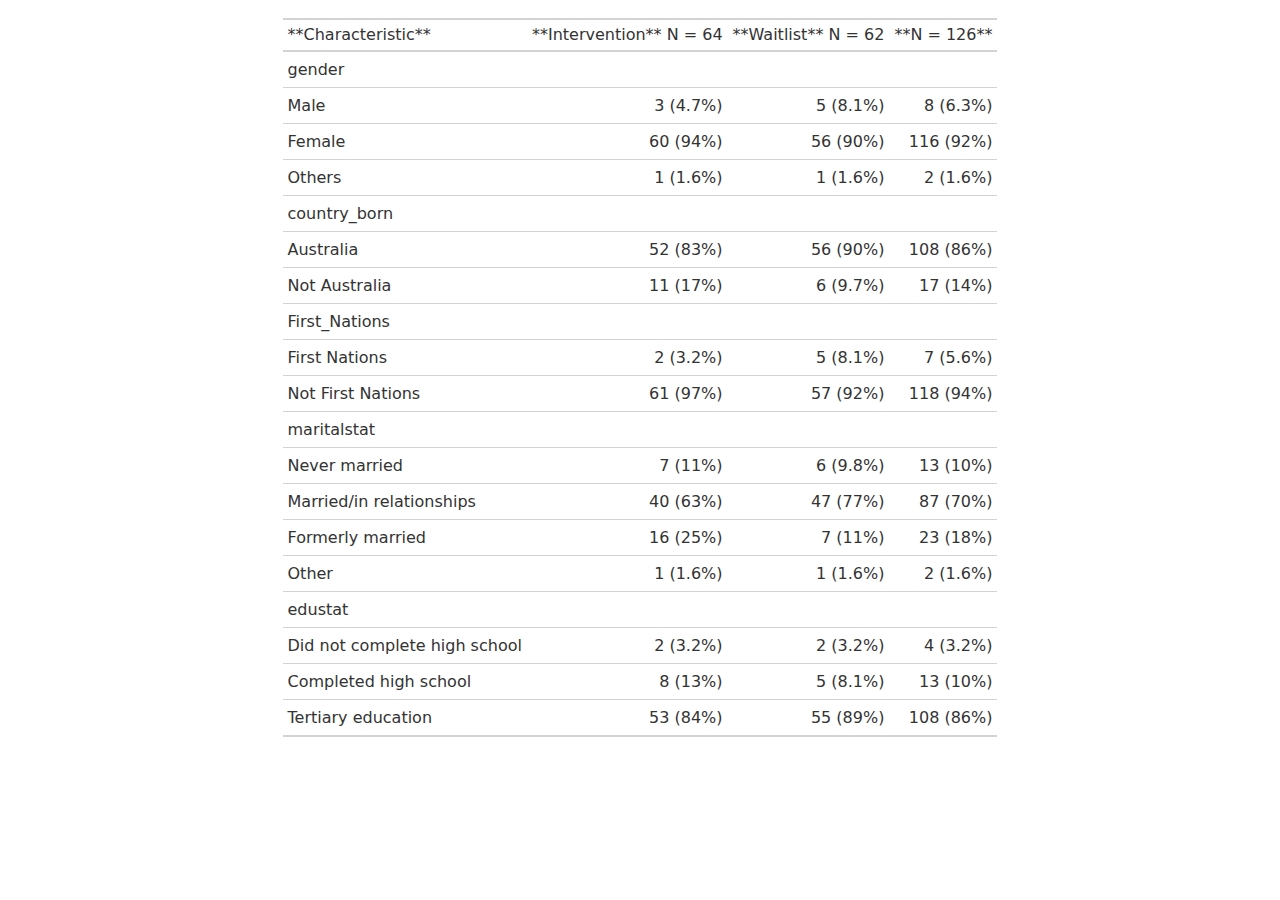
<file: merged_summary_table.html>
<!DOCTYPE html>
<html lang="en">
<head>
<meta charset="utf-8"/>
<style>body{background-color:white;}</style>


</head>
<body>
<div id="vampsvzxex" style="padding-left:0px;padding-right:0px;padding-top:10px;padding-bottom:10px;overflow-x:auto;overflow-y:auto;width:auto;height:auto;">
  <style>#vampsvzxex table {
  font-family: system-ui, 'Segoe UI', Roboto, Helvetica, Arial, sans-serif, 'Apple Color Emoji', 'Segoe UI Emoji', 'Segoe UI Symbol', 'Noto Color Emoji';
  -webkit-font-smoothing: antialiased;
  -moz-osx-font-smoothing: grayscale;
}

#vampsvzxex thead, #vampsvzxex tbody, #vampsvzxex tfoot, #vampsvzxex tr, #vampsvzxex td, #vampsvzxex th {
  border-style: none;
}

#vampsvzxex p {
  margin: 0;
  padding: 0;
}

#vampsvzxex .gt_table {
  display: table;
  border-collapse: collapse;
  line-height: normal;
  margin-left: auto;
  margin-right: auto;
  color: #333333;
  font-size: 16px;
  font-weight: normal;
  font-style: normal;
  background-color: #FFFFFF;
  width: auto;
  border-top-style: solid;
  border-top-width: 2px;
  border-top-color: #A8A8A8;
  border-right-style: none;
  border-right-width: 2px;
  border-right-color: #D3D3D3;
  border-bottom-style: solid;
  border-bottom-width: 2px;
  border-bottom-color: #A8A8A8;
  border-left-style: none;
  border-left-width: 2px;
  border-left-color: #D3D3D3;
}

#vampsvzxex .gt_caption {
  padding-top: 4px;
  padding-bottom: 4px;
}

#vampsvzxex .gt_title {
  color: #333333;
  font-size: 125%;
  font-weight: initial;
  padding-top: 4px;
  padding-bottom: 4px;
  padding-left: 5px;
  padding-right: 5px;
  border-bottom-color: #FFFFFF;
  border-bottom-width: 0;
}

#vampsvzxex .gt_subtitle {
  color: #333333;
  font-size: 85%;
  font-weight: initial;
  padding-top: 3px;
  padding-bottom: 5px;
  padding-left: 5px;
  padding-right: 5px;
  border-top-color: #FFFFFF;
  border-top-width: 0;
}

#vampsvzxex .gt_heading {
  background-color: #FFFFFF;
  text-align: center;
  border-bottom-color: #FFFFFF;
  border-left-style: none;
  border-left-width: 1px;
  border-left-color: #D3D3D3;
  border-right-style: none;
  border-right-width: 1px;
  border-right-color: #D3D3D3;
}

#vampsvzxex .gt_bottom_border {
  border-bottom-style: solid;
  border-bottom-width: 2px;
  border-bottom-color: #D3D3D3;
}

#vampsvzxex .gt_col_headings {
  border-top-style: solid;
  border-top-width: 2px;
  border-top-color: #D3D3D3;
  border-bottom-style: solid;
  border-bottom-width: 2px;
  border-bottom-color: #D3D3D3;
  border-left-style: none;
  border-left-width: 1px;
  border-left-color: #D3D3D3;
  border-right-style: none;
  border-right-width: 1px;
  border-right-color: #D3D3D3;
}

#vampsvzxex .gt_col_heading {
  color: #333333;
  background-color: #FFFFFF;
  font-size: 100%;
  font-weight: normal;
  text-transform: inherit;
  border-left-style: none;
  border-left-width: 1px;
  border-left-color: #D3D3D3;
  border-right-style: none;
  border-right-width: 1px;
  border-right-color: #D3D3D3;
  vertical-align: bottom;
  padding-top: 5px;
  padding-bottom: 6px;
  padding-left: 5px;
  padding-right: 5px;
  overflow-x: hidden;
}

#vampsvzxex .gt_column_spanner_outer {
  color: #333333;
  background-color: #FFFFFF;
  font-size: 100%;
  font-weight: normal;
  text-transform: inherit;
  padding-top: 0;
  padding-bottom: 0;
  padding-left: 4px;
  padding-right: 4px;
}

#vampsvzxex .gt_column_spanner_outer:first-child {
  padding-left: 0;
}

#vampsvzxex .gt_column_spanner_outer:last-child {
  padding-right: 0;
}

#vampsvzxex .gt_column_spanner {
  border-bottom-style: solid;
  border-bottom-width: 2px;
  border-bottom-color: #D3D3D3;
  vertical-align: bottom;
  padding-top: 5px;
  padding-bottom: 5px;
  overflow-x: hidden;
  display: inline-block;
  width: 100%;
}

#vampsvzxex .gt_spanner_row {
  border-bottom-style: hidden;
}

#vampsvzxex .gt_group_heading {
  padding-top: 8px;
  padding-bottom: 8px;
  padding-left: 5px;
  padding-right: 5px;
  color: #333333;
  background-color: #FFFFFF;
  font-size: 100%;
  font-weight: initial;
  text-transform: inherit;
  border-top-style: solid;
  border-top-width: 2px;
  border-top-color: #D3D3D3;
  border-bottom-style: solid;
  border-bottom-width: 2px;
  border-bottom-color: #D3D3D3;
  border-left-style: none;
  border-left-width: 1px;
  border-left-color: #D3D3D3;
  border-right-style: none;
  border-right-width: 1px;
  border-right-color: #D3D3D3;
  vertical-align: middle;
  text-align: left;
}

#vampsvzxex .gt_empty_group_heading {
  padding: 0.5px;
  color: #333333;
  background-color: #FFFFFF;
  font-size: 100%;
  font-weight: initial;
  border-top-style: solid;
  border-top-width: 2px;
  border-top-color: #D3D3D3;
  border-bottom-style: solid;
  border-bottom-width: 2px;
  border-bottom-color: #D3D3D3;
  vertical-align: middle;
}

#vampsvzxex .gt_from_md > :first-child {
  margin-top: 0;
}

#vampsvzxex .gt_from_md > :last-child {
  margin-bottom: 0;
}

#vampsvzxex .gt_row {
  padding-top: 8px;
  padding-bottom: 8px;
  padding-left: 5px;
  padding-right: 5px;
  margin: 10px;
  border-top-style: solid;
  border-top-width: 1px;
  border-top-color: #D3D3D3;
  border-left-style: none;
  border-left-width: 1px;
  border-left-color: #D3D3D3;
  border-right-style: none;
  border-right-width: 1px;
  border-right-color: #D3D3D3;
  vertical-align: middle;
  overflow-x: hidden;
}

#vampsvzxex .gt_stub {
  color: #333333;
  background-color: #FFFFFF;
  font-size: 100%;
  font-weight: initial;
  text-transform: inherit;
  border-right-style: solid;
  border-right-width: 2px;
  border-right-color: #D3D3D3;
  padding-left: 5px;
  padding-right: 5px;
}

#vampsvzxex .gt_stub_row_group {
  color: #333333;
  background-color: #FFFFFF;
  font-size: 100%;
  font-weight: initial;
  text-transform: inherit;
  border-right-style: solid;
  border-right-width: 2px;
  border-right-color: #D3D3D3;
  padding-left: 5px;
  padding-right: 5px;
  vertical-align: top;
}

#vampsvzxex .gt_row_group_first td {
  border-top-width: 2px;
}

#vampsvzxex .gt_row_group_first th {
  border-top-width: 2px;
}

#vampsvzxex .gt_summary_row {
  color: #333333;
  background-color: #FFFFFF;
  text-transform: inherit;
  padding-top: 8px;
  padding-bottom: 8px;
  padding-left: 5px;
  padding-right: 5px;
}

#vampsvzxex .gt_first_summary_row {
  border-top-style: solid;
  border-top-color: #D3D3D3;
}

#vampsvzxex .gt_first_summary_row.thick {
  border-top-width: 2px;
}

#vampsvzxex .gt_last_summary_row {
  padding-top: 8px;
  padding-bottom: 8px;
  padding-left: 5px;
  padding-right: 5px;
  border-bottom-style: solid;
  border-bottom-width: 2px;
  border-bottom-color: #D3D3D3;
}

#vampsvzxex .gt_grand_summary_row {
  color: #333333;
  background-color: #FFFFFF;
  text-transform: inherit;
  padding-top: 8px;
  padding-bottom: 8px;
  padding-left: 5px;
  padding-right: 5px;
}

#vampsvzxex .gt_first_grand_summary_row {
  padding-top: 8px;
  padding-bottom: 8px;
  padding-left: 5px;
  padding-right: 5px;
  border-top-style: double;
  border-top-width: 6px;
  border-top-color: #D3D3D3;
}

#vampsvzxex .gt_last_grand_summary_row_top {
  padding-top: 8px;
  padding-bottom: 8px;
  padding-left: 5px;
  padding-right: 5px;
  border-bottom-style: double;
  border-bottom-width: 6px;
  border-bottom-color: #D3D3D3;
}

#vampsvzxex .gt_striped {
  background-color: rgba(128, 128, 128, 0.05);
}

#vampsvzxex .gt_table_body {
  border-top-style: solid;
  border-top-width: 2px;
  border-top-color: #D3D3D3;
  border-bottom-style: solid;
  border-bottom-width: 2px;
  border-bottom-color: #D3D3D3;
}

#vampsvzxex .gt_footnotes {
  color: #333333;
  background-color: #FFFFFF;
  border-bottom-style: none;
  border-bottom-width: 2px;
  border-bottom-color: #D3D3D3;
  border-left-style: none;
  border-left-width: 2px;
  border-left-color: #D3D3D3;
  border-right-style: none;
  border-right-width: 2px;
  border-right-color: #D3D3D3;
}

#vampsvzxex .gt_footnote {
  margin: 0px;
  font-size: 90%;
  padding-top: 4px;
  padding-bottom: 4px;
  padding-left: 5px;
  padding-right: 5px;
}

#vampsvzxex .gt_sourcenotes {
  color: #333333;
  background-color: #FFFFFF;
  border-bottom-style: none;
  border-bottom-width: 2px;
  border-bottom-color: #D3D3D3;
  border-left-style: none;
  border-left-width: 2px;
  border-left-color: #D3D3D3;
  border-right-style: none;
  border-right-width: 2px;
  border-right-color: #D3D3D3;
}

#vampsvzxex .gt_sourcenote {
  font-size: 90%;
  padding-top: 4px;
  padding-bottom: 4px;
  padding-left: 5px;
  padding-right: 5px;
}

#vampsvzxex .gt_left {
  text-align: left;
}

#vampsvzxex .gt_center {
  text-align: center;
}

#vampsvzxex .gt_right {
  text-align: right;
  font-variant-numeric: tabular-nums;
}

#vampsvzxex .gt_font_normal {
  font-weight: normal;
}

#vampsvzxex .gt_font_bold {
  font-weight: bold;
}

#vampsvzxex .gt_font_italic {
  font-style: italic;
}

#vampsvzxex .gt_super {
  font-size: 65%;
}

#vampsvzxex .gt_footnote_marks {
  font-size: 75%;
  vertical-align: 0.4em;
  position: initial;
}

#vampsvzxex .gt_asterisk {
  font-size: 100%;
  vertical-align: 0;
}

#vampsvzxex .gt_indent_1 {
  text-indent: 5px;
}

#vampsvzxex .gt_indent_2 {
  text-indent: 10px;
}

#vampsvzxex .gt_indent_3 {
  text-indent: 15px;
}

#vampsvzxex .gt_indent_4 {
  text-indent: 20px;
}

#vampsvzxex .gt_indent_5 {
  text-indent: 25px;
}

#vampsvzxex .katex-display {
  display: inline-flex !important;
  margin-bottom: 0.75em !important;
}

#vampsvzxex div.Reactable > div.rt-table > div.rt-thead > div.rt-tr.rt-tr-group-header > div.rt-th-group:after {
  height: 0px !important;
}
</style>
  <table class="gt_table" data-quarto-disable-processing="false" data-quarto-bootstrap="false">
  <thead>
    <tr class="gt_col_headings">
      <th class="gt_col_heading gt_columns_bottom_border gt_left" rowspan="1" colspan="1" scope="col" id="a**Characteristic**">**Characteristic**</th>
      <th class="gt_col_heading gt_columns_bottom_border gt_right" rowspan="1" colspan="1" scope="col" id="a**Intervention**-N-=-64">**Intervention**  
N = 64</th>
      <th class="gt_col_heading gt_columns_bottom_border gt_right" rowspan="1" colspan="1" scope="col" id="a**Waitlist**-N-=-62">**Waitlist**  
N = 62</th>
      <th class="gt_col_heading gt_columns_bottom_border gt_right" rowspan="1" colspan="1" scope="col" id="a**N-=-126**">**N = 126**</th>
    </tr>
  </thead>
  <tbody class="gt_table_body">
    <tr><td headers="**Characteristic**" class="gt_row gt_left">gender</td>
<td headers="**Intervention**  
N = 64" class="gt_row gt_right"></td>
<td headers="**Waitlist**  
N = 62" class="gt_row gt_right"></td>
<td headers="**N = 126**" class="gt_row gt_right"></td></tr>
    <tr><td headers="**Characteristic**" class="gt_row gt_left">Male</td>
<td headers="**Intervention**  
N = 64" class="gt_row gt_right">3 (4.7%)</td>
<td headers="**Waitlist**  
N = 62" class="gt_row gt_right">5 (8.1%)</td>
<td headers="**N = 126**" class="gt_row gt_right">8 (6.3%)</td></tr>
    <tr><td headers="**Characteristic**" class="gt_row gt_left">Female</td>
<td headers="**Intervention**  
N = 64" class="gt_row gt_right">60 (94%)</td>
<td headers="**Waitlist**  
N = 62" class="gt_row gt_right">56 (90%)</td>
<td headers="**N = 126**" class="gt_row gt_right">116 (92%)</td></tr>
    <tr><td headers="**Characteristic**" class="gt_row gt_left">Others</td>
<td headers="**Intervention**  
N = 64" class="gt_row gt_right">1 (1.6%)</td>
<td headers="**Waitlist**  
N = 62" class="gt_row gt_right">1 (1.6%)</td>
<td headers="**N = 126**" class="gt_row gt_right">2 (1.6%)</td></tr>
    <tr><td headers="**Characteristic**" class="gt_row gt_left">country_born</td>
<td headers="**Intervention**  
N = 64" class="gt_row gt_right"></td>
<td headers="**Waitlist**  
N = 62" class="gt_row gt_right"></td>
<td headers="**N = 126**" class="gt_row gt_right"></td></tr>
    <tr><td headers="**Characteristic**" class="gt_row gt_left">Australia</td>
<td headers="**Intervention**  
N = 64" class="gt_row gt_right">52 (83%)</td>
<td headers="**Waitlist**  
N = 62" class="gt_row gt_right">56 (90%)</td>
<td headers="**N = 126**" class="gt_row gt_right">108 (86%)</td></tr>
    <tr><td headers="**Characteristic**" class="gt_row gt_left">Not Australia</td>
<td headers="**Intervention**  
N = 64" class="gt_row gt_right">11 (17%)</td>
<td headers="**Waitlist**  
N = 62" class="gt_row gt_right">6 (9.7%)</td>
<td headers="**N = 126**" class="gt_row gt_right">17 (14%)</td></tr>
    <tr><td headers="**Characteristic**" class="gt_row gt_left">First_Nations</td>
<td headers="**Intervention**  
N = 64" class="gt_row gt_right"></td>
<td headers="**Waitlist**  
N = 62" class="gt_row gt_right"></td>
<td headers="**N = 126**" class="gt_row gt_right"></td></tr>
    <tr><td headers="**Characteristic**" class="gt_row gt_left">First Nations</td>
<td headers="**Intervention**  
N = 64" class="gt_row gt_right">2 (3.2%)</td>
<td headers="**Waitlist**  
N = 62" class="gt_row gt_right">5 (8.1%)</td>
<td headers="**N = 126**" class="gt_row gt_right">7 (5.6%)</td></tr>
    <tr><td headers="**Characteristic**" class="gt_row gt_left">Not First Nations</td>
<td headers="**Intervention**  
N = 64" class="gt_row gt_right">61 (97%)</td>
<td headers="**Waitlist**  
N = 62" class="gt_row gt_right">57 (92%)</td>
<td headers="**N = 126**" class="gt_row gt_right">118 (94%)</td></tr>
    <tr><td headers="**Characteristic**" class="gt_row gt_left">maritalstat</td>
<td headers="**Intervention**  
N = 64" class="gt_row gt_right"></td>
<td headers="**Waitlist**  
N = 62" class="gt_row gt_right"></td>
<td headers="**N = 126**" class="gt_row gt_right"></td></tr>
    <tr><td headers="**Characteristic**" class="gt_row gt_left">Never married</td>
<td headers="**Intervention**  
N = 64" class="gt_row gt_right">7 (11%)</td>
<td headers="**Waitlist**  
N = 62" class="gt_row gt_right">6 (9.8%)</td>
<td headers="**N = 126**" class="gt_row gt_right">13 (10%)</td></tr>
    <tr><td headers="**Characteristic**" class="gt_row gt_left">Married/in relationships</td>
<td headers="**Intervention**  
N = 64" class="gt_row gt_right">40 (63%)</td>
<td headers="**Waitlist**  
N = 62" class="gt_row gt_right">47 (77%)</td>
<td headers="**N = 126**" class="gt_row gt_right">87 (70%)</td></tr>
    <tr><td headers="**Characteristic**" class="gt_row gt_left">Formerly married</td>
<td headers="**Intervention**  
N = 64" class="gt_row gt_right">16 (25%)</td>
<td headers="**Waitlist**  
N = 62" class="gt_row gt_right">7 (11%)</td>
<td headers="**N = 126**" class="gt_row gt_right">23 (18%)</td></tr>
    <tr><td headers="**Characteristic**" class="gt_row gt_left">Other</td>
<td headers="**Intervention**  
N = 64" class="gt_row gt_right">1 (1.6%)</td>
<td headers="**Waitlist**  
N = 62" class="gt_row gt_right">1 (1.6%)</td>
<td headers="**N = 126**" class="gt_row gt_right">2 (1.6%)</td></tr>
    <tr><td headers="**Characteristic**" class="gt_row gt_left">edustat</td>
<td headers="**Intervention**  
N = 64" class="gt_row gt_right"></td>
<td headers="**Waitlist**  
N = 62" class="gt_row gt_right"></td>
<td headers="**N = 126**" class="gt_row gt_right"></td></tr>
    <tr><td headers="**Characteristic**" class="gt_row gt_left">Did not complete high school</td>
<td headers="**Intervention**  
N = 64" class="gt_row gt_right">2 (3.2%)</td>
<td headers="**Waitlist**  
N = 62" class="gt_row gt_right">2 (3.2%)</td>
<td headers="**N = 126**" class="gt_row gt_right">4 (3.2%)</td></tr>
    <tr><td headers="**Characteristic**" class="gt_row gt_left">Completed high school</td>
<td headers="**Intervention**  
N = 64" class="gt_row gt_right">8 (13%)</td>
<td headers="**Waitlist**  
N = 62" class="gt_row gt_right">5 (8.1%)</td>
<td headers="**N = 126**" class="gt_row gt_right">13 (10%)</td></tr>
    <tr><td headers="**Characteristic**" class="gt_row gt_left">Tertiary education</td>
<td headers="**Intervention**  
N = 64" class="gt_row gt_right">53 (84%)</td>
<td headers="**Waitlist**  
N = 62" class="gt_row gt_right">55 (89%)</td>
<td headers="**N = 126**" class="gt_row gt_right">108 (86%)</td></tr>
  </tbody>
  
  
</table>
</div>
</body>
</html>
</file>
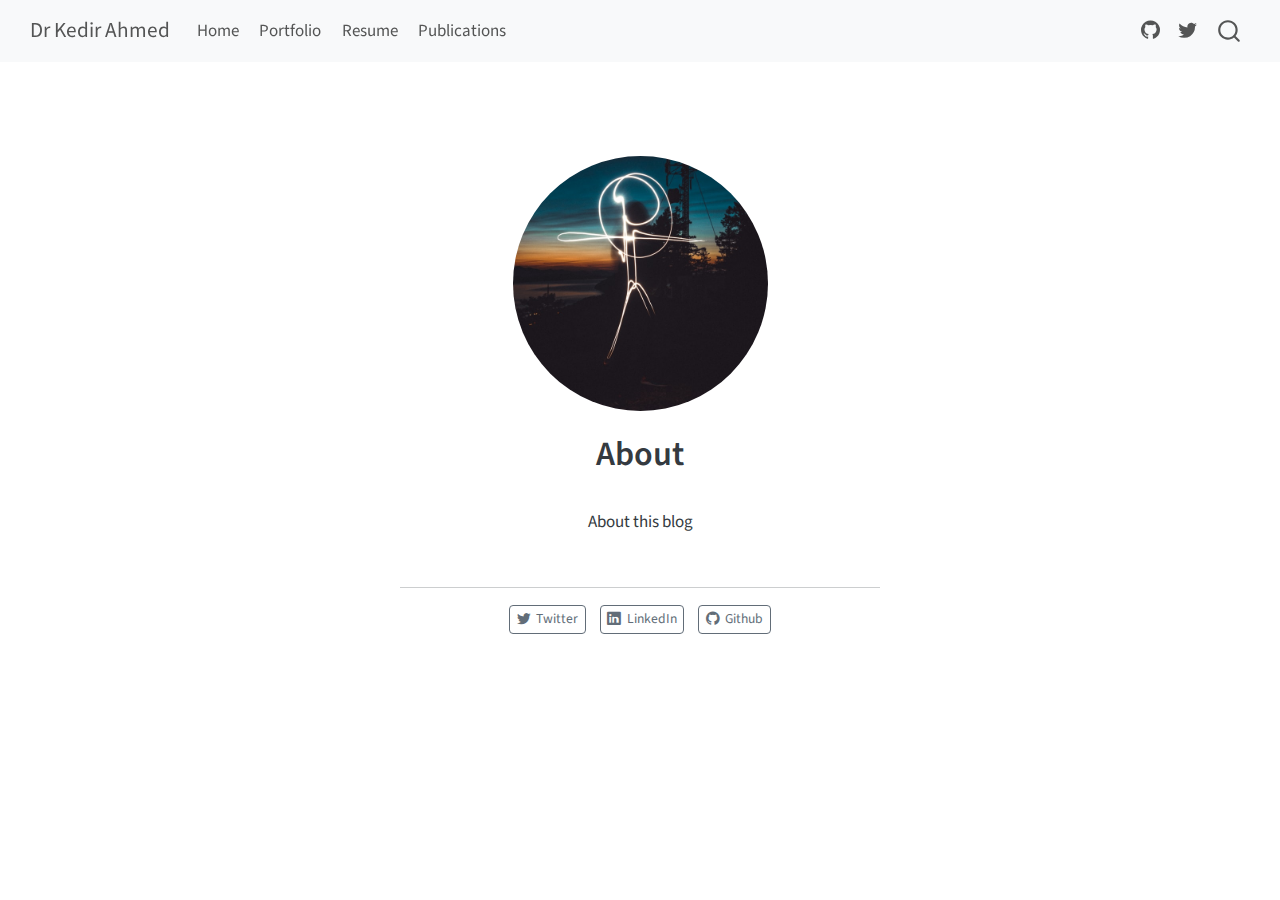
<file: docs/about.html>
<!DOCTYPE html>
<html xmlns="http://www.w3.org/1999/xhtml" lang="en" xml:lang="en"><head>

<meta charset="utf-8">
<meta name="generator" content="quarto-1.7.32">

<meta name="viewport" content="width=device-width, initial-scale=1.0, user-scalable=yes">


<title>About – Dr Kedir Ahmed</title>
<style>
code{white-space: pre-wrap;}
span.smallcaps{font-variant: small-caps;}
div.columns{display: flex; gap: min(4vw, 1.5em);}
div.column{flex: auto; overflow-x: auto;}
div.hanging-indent{margin-left: 1.5em; text-indent: -1.5em;}
ul.task-list{list-style: none;}
ul.task-list li input[type="checkbox"] {
  width: 0.8em;
  margin: 0 0.8em 0.2em -1em; /* quarto-specific, see https://github.com/quarto-dev/quarto-cli/issues/4556 */ 
  vertical-align: middle;
}
</style>


<script src="site_libs/quarto-nav/quarto-nav.js"></script>
<script src="site_libs/quarto-nav/headroom.min.js"></script>
<script src="site_libs/clipboard/clipboard.min.js"></script>
<script src="site_libs/quarto-search/autocomplete.umd.js"></script>
<script src="site_libs/quarto-search/fuse.min.js"></script>
<script src="site_libs/quarto-search/quarto-search.js"></script>
<meta name="quarto:offset" content="./">
<script src="site_libs/quarto-html/quarto.js" type="module"></script>
<script src="site_libs/quarto-html/tabsets/tabsets.js" type="module"></script>
<script src="site_libs/quarto-html/popper.min.js"></script>
<script src="site_libs/quarto-html/tippy.umd.min.js"></script>
<link href="site_libs/quarto-html/tippy.css" rel="stylesheet">
<link href="site_libs/quarto-html/quarto-syntax-highlighting-37eea08aefeeee20ff55810ff984fec1.css" rel="stylesheet" id="quarto-text-highlighting-styles">
<script src="site_libs/bootstrap/bootstrap.min.js"></script>
<link href="site_libs/bootstrap/bootstrap-icons.css" rel="stylesheet">
<link href="site_libs/bootstrap/bootstrap-dfb324f25d9b1687192fa8be62ac8f9c.min.css" rel="stylesheet" append-hash="true" id="quarto-bootstrap" data-mode="light">
<script id="quarto-search-options" type="application/json">{
  "location": "navbar",
  "copy-button": false,
  "collapse-after": 3,
  "panel-placement": "end",
  "type": "overlay",
  "limit": 50,
  "keyboard-shortcut": [
    "f",
    "/",
    "s"
  ],
  "show-item-context": false,
  "language": {
    "search-no-results-text": "No results",
    "search-matching-documents-text": "matching documents",
    "search-copy-link-title": "Copy link to search",
    "search-hide-matches-text": "Hide additional matches",
    "search-more-match-text": "more match in this document",
    "search-more-matches-text": "more matches in this document",
    "search-clear-button-title": "Clear",
    "search-text-placeholder": "",
    "search-detached-cancel-button-title": "Cancel",
    "search-submit-button-title": "Submit",
    "search-label": "Search"
  }
}</script>


<link rel="stylesheet" href="styles.css">
</head>

<body class="nav-fixed fullcontent quarto-light">

<div id="quarto-search-results"></div>
  <header id="quarto-header" class="headroom fixed-top">
    <nav class="navbar navbar-expand-lg " data-bs-theme="dark">
      <div class="navbar-container container-fluid">
      <div class="navbar-brand-container mx-auto">
    <a class="navbar-brand" href="./index.html">
    <span class="navbar-title">Dr Kedir Ahmed</span>
    </a>
  </div>
            <div id="quarto-search" class="" title="Search"></div>
          <button class="navbar-toggler" type="button" data-bs-toggle="collapse" data-bs-target="#navbarCollapse" aria-controls="navbarCollapse" role="menu" aria-expanded="false" aria-label="Toggle navigation" onclick="if (window.quartoToggleHeadroom) { window.quartoToggleHeadroom(); }">
  <span class="navbar-toggler-icon"></span>
</button>
          <div class="collapse navbar-collapse" id="navbarCollapse">
            <ul class="navbar-nav navbar-nav-scroll me-auto">
  <li class="nav-item">
    <a class="nav-link" href="./index.html"> 
<span class="menu-text">Home</span></a>
  </li>  
  <li class="nav-item">
    <a class="nav-link" href="./portfolio.html"> 
<span class="menu-text">Portfolio</span></a>
  </li>  
  <li class="nav-item">
    <a class="nav-link" href="./Resume.html"> 
<span class="menu-text">Resume</span></a>
  </li>  
  <li class="nav-item">
    <a class="nav-link" href="./publication.html"> 
<span class="menu-text">Publications</span></a>
  </li>  
</ul>
            <ul class="navbar-nav navbar-nav-scroll ms-auto">
  <li class="nav-item compact">
    <a class="nav-link" href="https://github.com/KedirYimamA"> <i class="bi bi-github" role="img">
</i> 
<span class="menu-text"></span></a>
  </li>  
  <li class="nav-item compact">
    <a class="nav-link" href="https://x.com/KedirYAhmed"> <i class="bi bi-twitter" role="img">
</i> 
<span class="menu-text"></span></a>
  </li>  
</ul>
          </div> <!-- /navcollapse -->
            <div class="quarto-navbar-tools">
</div>
      </div> <!-- /container-fluid -->
    </nav>
</header>
<!-- content -->
<div id="quarto-content" class="quarto-container page-columns page-rows-contents page-layout-article page-navbar">
<!-- sidebar -->
<!-- margin-sidebar -->
    
<!-- main -->
<div class="quarto-about-jolla">
  <img src="profile.jpg" class="about-image
  round " style="height: 15em; width: 15em;">
 <header id="title-block-header" class="quarto-title-block default">
<div class="quarto-title">
<h1 class="title">About</h1>
</div>
<div class="quarto-title-meta">
  </div>
</header><main class="content" id="quarto-document-content">
<p>About this blog</p>


</main> 
  <hr class="about-sep">
   <div class="about-links">
  <a href="https://x.com/KedirYAhmed" class="about-link" rel="" target="">
    <i class="bi bi-twitter"></i>
     <span class="about-link-text">Twitter</span>
  </a>
  <a href="https://www.linkedin.com/in/kedir-ahmed-0732188b/" class="about-link" rel="" target="">
    <i class="bi bi-linkedin"></i>
     <span class="about-link-text">LinkedIn</span>
  </a>
  <a href="https://github.com/KedirYimamA" class="about-link" rel="" target="">
    <i class="bi bi-github"></i>
     <span class="about-link-text">Github</span>
  </a>
</div>
</div>
 <!-- /main -->
<script id="quarto-html-after-body" type="application/javascript">
  window.document.addEventListener("DOMContentLoaded", function (event) {
    const isCodeAnnotation = (el) => {
      for (const clz of el.classList) {
        if (clz.startsWith('code-annotation-')) {                     
          return true;
        }
      }
      return false;
    }
    const onCopySuccess = function(e) {
      // button target
      const button = e.trigger;
      // don't keep focus
      button.blur();
      // flash "checked"
      button.classList.add('code-copy-button-checked');
      var currentTitle = button.getAttribute("title");
      button.setAttribute("title", "Copied!");
      let tooltip;
      if (window.bootstrap) {
        button.setAttribute("data-bs-toggle", "tooltip");
        button.setAttribute("data-bs-placement", "left");
        button.setAttribute("data-bs-title", "Copied!");
        tooltip = new bootstrap.Tooltip(button, 
          { trigger: "manual", 
            customClass: "code-copy-button-tooltip",
            offset: [0, -8]});
        tooltip.show();    
      }
      setTimeout(function() {
        if (tooltip) {
          tooltip.hide();
          button.removeAttribute("data-bs-title");
          button.removeAttribute("data-bs-toggle");
          button.removeAttribute("data-bs-placement");
        }
        button.setAttribute("title", currentTitle);
        button.classList.remove('code-copy-button-checked');
      }, 1000);
      // clear code selection
      e.clearSelection();
    }
    const getTextToCopy = function(trigger) {
        const codeEl = trigger.previousElementSibling.cloneNode(true);
        for (const childEl of codeEl.children) {
          if (isCodeAnnotation(childEl)) {
            childEl.remove();
          }
        }
        return codeEl.innerText;
    }
    const clipboard = new window.ClipboardJS('.code-copy-button:not([data-in-quarto-modal])', {
      text: getTextToCopy
    });
    clipboard.on('success', onCopySuccess);
    if (window.document.getElementById('quarto-embedded-source-code-modal')) {
      const clipboardModal = new window.ClipboardJS('.code-copy-button[data-in-quarto-modal]', {
        text: getTextToCopy,
        container: window.document.getElementById('quarto-embedded-source-code-modal')
      });
      clipboardModal.on('success', onCopySuccess);
    }
      var localhostRegex = new RegExp(/^(?:http|https):\/\/localhost\:?[0-9]*\//);
      var mailtoRegex = new RegExp(/^mailto:/);
        var filterRegex = new RegExp('/' + window.location.host + '/');
      var isInternal = (href) => {
          return filterRegex.test(href) || localhostRegex.test(href) || mailtoRegex.test(href);
      }
      // Inspect non-navigation links and adorn them if external
     var links = window.document.querySelectorAll('a[href]:not(.nav-link):not(.navbar-brand):not(.toc-action):not(.sidebar-link):not(.sidebar-item-toggle):not(.pagination-link):not(.no-external):not([aria-hidden]):not(.dropdown-item):not(.quarto-navigation-tool):not(.about-link)');
      for (var i=0; i<links.length; i++) {
        const link = links[i];
        if (!isInternal(link.href)) {
          // undo the damage that might have been done by quarto-nav.js in the case of
          // links that we want to consider external
          if (link.dataset.originalHref !== undefined) {
            link.href = link.dataset.originalHref;
          }
        }
      }
    function tippyHover(el, contentFn, onTriggerFn, onUntriggerFn) {
      const config = {
        allowHTML: true,
        maxWidth: 500,
        delay: 100,
        arrow: false,
        appendTo: function(el) {
            return el.parentElement;
        },
        interactive: true,
        interactiveBorder: 10,
        theme: 'quarto',
        placement: 'bottom-start',
      };
      if (contentFn) {
        config.content = contentFn;
      }
      if (onTriggerFn) {
        config.onTrigger = onTriggerFn;
      }
      if (onUntriggerFn) {
        config.onUntrigger = onUntriggerFn;
      }
      window.tippy(el, config); 
    }
    const noterefs = window.document.querySelectorAll('a[role="doc-noteref"]');
    for (var i=0; i<noterefs.length; i++) {
      const ref = noterefs[i];
      tippyHover(ref, function() {
        // use id or data attribute instead here
        let href = ref.getAttribute('data-footnote-href') || ref.getAttribute('href');
        try { href = new URL(href).hash; } catch {}
        const id = href.replace(/^#\/?/, "");
        const note = window.document.getElementById(id);
        if (note) {
          return note.innerHTML;
        } else {
          return "";
        }
      });
    }
    const xrefs = window.document.querySelectorAll('a.quarto-xref');
    const processXRef = (id, note) => {
      // Strip column container classes
      const stripColumnClz = (el) => {
        el.classList.remove("page-full", "page-columns");
        if (el.children) {
          for (const child of el.children) {
            stripColumnClz(child);
          }
        }
      }
      stripColumnClz(note)
      if (id === null || id.startsWith('sec-')) {
        // Special case sections, only their first couple elements
        const container = document.createElement("div");
        if (note.children && note.children.length > 2) {
          container.appendChild(note.children[0].cloneNode(true));
          for (let i = 1; i < note.children.length; i++) {
            const child = note.children[i];
            if (child.tagName === "P" && child.innerText === "") {
              continue;
            } else {
              container.appendChild(child.cloneNode(true));
              break;
            }
          }
          if (window.Quarto?.typesetMath) {
            window.Quarto.typesetMath(container);
          }
          return container.innerHTML
        } else {
          if (window.Quarto?.typesetMath) {
            window.Quarto.typesetMath(note);
          }
          return note.innerHTML;
        }
      } else {
        // Remove any anchor links if they are present
        const anchorLink = note.querySelector('a.anchorjs-link');
        if (anchorLink) {
          anchorLink.remove();
        }
        if (window.Quarto?.typesetMath) {
          window.Quarto.typesetMath(note);
        }
        if (note.classList.contains("callout")) {
          return note.outerHTML;
        } else {
          return note.innerHTML;
        }
      }
    }
    for (var i=0; i<xrefs.length; i++) {
      const xref = xrefs[i];
      tippyHover(xref, undefined, function(instance) {
        instance.disable();
        let url = xref.getAttribute('href');
        let hash = undefined; 
        if (url.startsWith('#')) {
          hash = url;
        } else {
          try { hash = new URL(url).hash; } catch {}
        }
        if (hash) {
          const id = hash.replace(/^#\/?/, "");
          const note = window.document.getElementById(id);
          if (note !== null) {
            try {
              const html = processXRef(id, note.cloneNode(true));
              instance.setContent(html);
            } finally {
              instance.enable();
              instance.show();
            }
          } else {
            // See if we can fetch this
            fetch(url.split('#')[0])
            .then(res => res.text())
            .then(html => {
              const parser = new DOMParser();
              const htmlDoc = parser.parseFromString(html, "text/html");
              const note = htmlDoc.getElementById(id);
              if (note !== null) {
                const html = processXRef(id, note);
                instance.setContent(html);
              } 
            }).finally(() => {
              instance.enable();
              instance.show();
            });
          }
        } else {
          // See if we can fetch a full url (with no hash to target)
          // This is a special case and we should probably do some content thinning / targeting
          fetch(url)
          .then(res => res.text())
          .then(html => {
            const parser = new DOMParser();
            const htmlDoc = parser.parseFromString(html, "text/html");
            const note = htmlDoc.querySelector('main.content');
            if (note !== null) {
              // This should only happen for chapter cross references
              // (since there is no id in the URL)
              // remove the first header
              if (note.children.length > 0 && note.children[0].tagName === "HEADER") {
                note.children[0].remove();
              }
              const html = processXRef(null, note);
              instance.setContent(html);
            } 
          }).finally(() => {
            instance.enable();
            instance.show();
          });
        }
      }, function(instance) {
      });
    }
        let selectedAnnoteEl;
        const selectorForAnnotation = ( cell, annotation) => {
          let cellAttr = 'data-code-cell="' + cell + '"';
          let lineAttr = 'data-code-annotation="' +  annotation + '"';
          const selector = 'span[' + cellAttr + '][' + lineAttr + ']';
          return selector;
        }
        const selectCodeLines = (annoteEl) => {
          const doc = window.document;
          const targetCell = annoteEl.getAttribute("data-target-cell");
          const targetAnnotation = annoteEl.getAttribute("data-target-annotation");
          const annoteSpan = window.document.querySelector(selectorForAnnotation(targetCell, targetAnnotation));
          const lines = annoteSpan.getAttribute("data-code-lines").split(",");
          const lineIds = lines.map((line) => {
            return targetCell + "-" + line;
          })
          let top = null;
          let height = null;
          let parent = null;
          if (lineIds.length > 0) {
              //compute the position of the single el (top and bottom and make a div)
              const el = window.document.getElementById(lineIds[0]);
              top = el.offsetTop;
              height = el.offsetHeight;
              parent = el.parentElement.parentElement;
            if (lineIds.length > 1) {
              const lastEl = window.document.getElementById(lineIds[lineIds.length - 1]);
              const bottom = lastEl.offsetTop + lastEl.offsetHeight;
              height = bottom - top;
            }
            if (top !== null && height !== null && parent !== null) {
              // cook up a div (if necessary) and position it 
              let div = window.document.getElementById("code-annotation-line-highlight");
              if (div === null) {
                div = window.document.createElement("div");
                div.setAttribute("id", "code-annotation-line-highlight");
                div.style.position = 'absolute';
                parent.appendChild(div);
              }
              div.style.top = top - 2 + "px";
              div.style.height = height + 4 + "px";
              div.style.left = 0;
              let gutterDiv = window.document.getElementById("code-annotation-line-highlight-gutter");
              if (gutterDiv === null) {
                gutterDiv = window.document.createElement("div");
                gutterDiv.setAttribute("id", "code-annotation-line-highlight-gutter");
                gutterDiv.style.position = 'absolute';
                const codeCell = window.document.getElementById(targetCell);
                const gutter = codeCell.querySelector('.code-annotation-gutter');
                gutter.appendChild(gutterDiv);
              }
              gutterDiv.style.top = top - 2 + "px";
              gutterDiv.style.height = height + 4 + "px";
            }
            selectedAnnoteEl = annoteEl;
          }
        };
        const unselectCodeLines = () => {
          const elementsIds = ["code-annotation-line-highlight", "code-annotation-line-highlight-gutter"];
          elementsIds.forEach((elId) => {
            const div = window.document.getElementById(elId);
            if (div) {
              div.remove();
            }
          });
          selectedAnnoteEl = undefined;
        };
          // Handle positioning of the toggle
      window.addEventListener(
        "resize",
        throttle(() => {
          elRect = undefined;
          if (selectedAnnoteEl) {
            selectCodeLines(selectedAnnoteEl);
          }
        }, 10)
      );
      function throttle(fn, ms) {
      let throttle = false;
      let timer;
        return (...args) => {
          if(!throttle) { // first call gets through
              fn.apply(this, args);
              throttle = true;
          } else { // all the others get throttled
              if(timer) clearTimeout(timer); // cancel #2
              timer = setTimeout(() => {
                fn.apply(this, args);
                timer = throttle = false;
              }, ms);
          }
        };
      }
        // Attach click handler to the DT
        const annoteDls = window.document.querySelectorAll('dt[data-target-cell]');
        for (const annoteDlNode of annoteDls) {
          annoteDlNode.addEventListener('click', (event) => {
            const clickedEl = event.target;
            if (clickedEl !== selectedAnnoteEl) {
              unselectCodeLines();
              const activeEl = window.document.querySelector('dt[data-target-cell].code-annotation-active');
              if (activeEl) {
                activeEl.classList.remove('code-annotation-active');
              }
              selectCodeLines(clickedEl);
              clickedEl.classList.add('code-annotation-active');
            } else {
              // Unselect the line
              unselectCodeLines();
              clickedEl.classList.remove('code-annotation-active');
            }
          });
        }
    const findCites = (el) => {
      const parentEl = el.parentElement;
      if (parentEl) {
        const cites = parentEl.dataset.cites;
        if (cites) {
          return {
            el,
            cites: cites.split(' ')
          };
        } else {
          return findCites(el.parentElement)
        }
      } else {
        return undefined;
      }
    };
    var bibliorefs = window.document.querySelectorAll('a[role="doc-biblioref"]');
    for (var i=0; i<bibliorefs.length; i++) {
      const ref = bibliorefs[i];
      const citeInfo = findCites(ref);
      if (citeInfo) {
        tippyHover(citeInfo.el, function() {
          var popup = window.document.createElement('div');
          citeInfo.cites.forEach(function(cite) {
            var citeDiv = window.document.createElement('div');
            citeDiv.classList.add('hanging-indent');
            citeDiv.classList.add('csl-entry');
            var biblioDiv = window.document.getElementById('ref-' + cite);
            if (biblioDiv) {
              citeDiv.innerHTML = biblioDiv.innerHTML;
            }
            popup.appendChild(citeDiv);
          });
          return popup.innerHTML;
        });
      }
    }
  });
  </script>
</div> <!-- /content -->




</body></html>
</file>
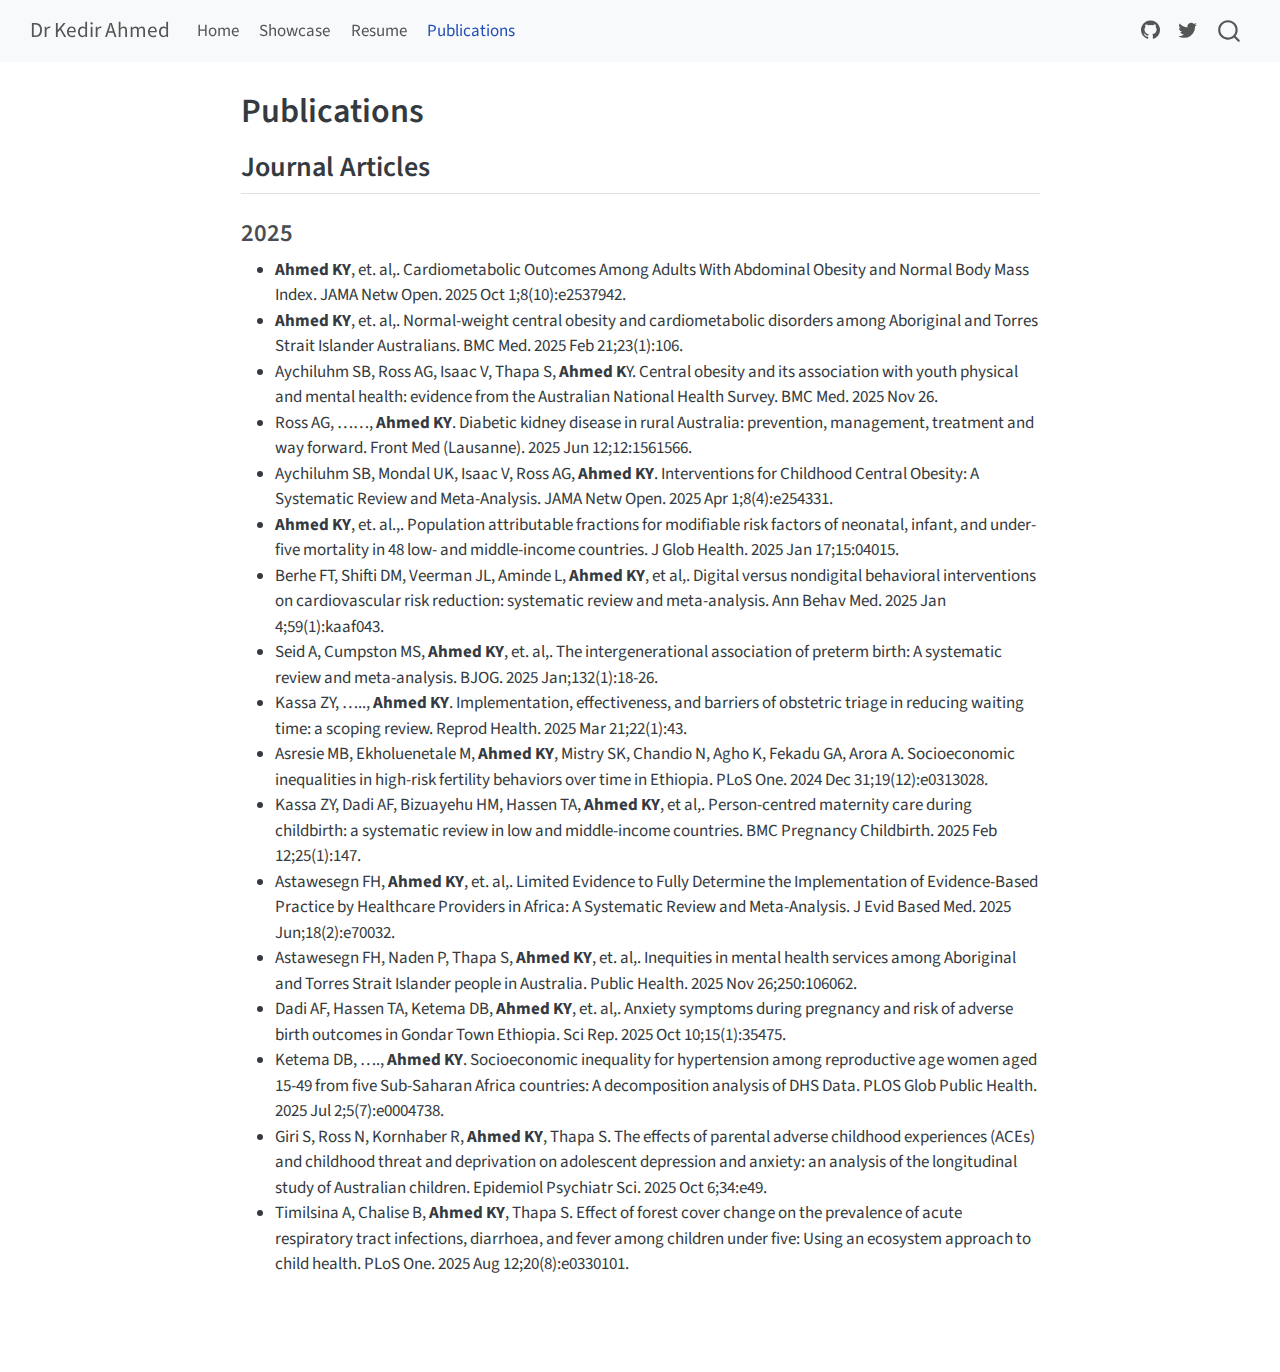
<file: docs/publication.html>
<!DOCTYPE html>
<html xmlns="http://www.w3.org/1999/xhtml" lang="en" xml:lang="en"><head>

<meta charset="utf-8">
<meta name="generator" content="quarto-1.7.32">

<meta name="viewport" content="width=device-width, initial-scale=1.0, user-scalable=yes">


<title>Publications – Dr Kedir Ahmed</title>
<style>
code{white-space: pre-wrap;}
span.smallcaps{font-variant: small-caps;}
div.columns{display: flex; gap: min(4vw, 1.5em);}
div.column{flex: auto; overflow-x: auto;}
div.hanging-indent{margin-left: 1.5em; text-indent: -1.5em;}
ul.task-list{list-style: none;}
ul.task-list li input[type="checkbox"] {
  width: 0.8em;
  margin: 0 0.8em 0.2em -1em; /* quarto-specific, see https://github.com/quarto-dev/quarto-cli/issues/4556 */ 
  vertical-align: middle;
}
</style>


<script src="site_libs/quarto-nav/quarto-nav.js"></script>
<script src="site_libs/quarto-nav/headroom.min.js"></script>
<script src="site_libs/clipboard/clipboard.min.js"></script>
<script src="site_libs/quarto-search/autocomplete.umd.js"></script>
<script src="site_libs/quarto-search/fuse.min.js"></script>
<script src="site_libs/quarto-search/quarto-search.js"></script>
<meta name="quarto:offset" content="./">
<script src="site_libs/quarto-html/quarto.js" type="module"></script>
<script src="site_libs/quarto-html/tabsets/tabsets.js" type="module"></script>
<script src="site_libs/quarto-html/popper.min.js"></script>
<script src="site_libs/quarto-html/tippy.umd.min.js"></script>
<script src="site_libs/quarto-html/anchor.min.js"></script>
<link href="site_libs/quarto-html/tippy.css" rel="stylesheet">
<link href="site_libs/quarto-html/quarto-syntax-highlighting-37eea08aefeeee20ff55810ff984fec1.css" rel="stylesheet" id="quarto-text-highlighting-styles">
<script src="site_libs/bootstrap/bootstrap.min.js"></script>
<link href="site_libs/bootstrap/bootstrap-icons.css" rel="stylesheet">
<link href="site_libs/bootstrap/bootstrap-dfb324f25d9b1687192fa8be62ac8f9c.min.css" rel="stylesheet" append-hash="true" id="quarto-bootstrap" data-mode="light">
<script id="quarto-search-options" type="application/json">{
  "location": "navbar",
  "copy-button": false,
  "collapse-after": 3,
  "panel-placement": "end",
  "type": "overlay",
  "limit": 50,
  "keyboard-shortcut": [
    "f",
    "/",
    "s"
  ],
  "show-item-context": false,
  "language": {
    "search-no-results-text": "No results",
    "search-matching-documents-text": "matching documents",
    "search-copy-link-title": "Copy link to search",
    "search-hide-matches-text": "Hide additional matches",
    "search-more-match-text": "more match in this document",
    "search-more-matches-text": "more matches in this document",
    "search-clear-button-title": "Clear",
    "search-text-placeholder": "",
    "search-detached-cancel-button-title": "Cancel",
    "search-submit-button-title": "Submit",
    "search-label": "Search"
  }
}</script>


<link rel="stylesheet" href="styles.css">
</head>

<body class="nav-fixed fullcontent quarto-light">

<div id="quarto-search-results"></div>
  <header id="quarto-header" class="headroom fixed-top">
    <nav class="navbar navbar-expand-lg " data-bs-theme="dark">
      <div class="navbar-container container-fluid">
      <div class="navbar-brand-container mx-auto">
    <a class="navbar-brand" href="./index.html">
    <span class="navbar-title">Dr Kedir Ahmed</span>
    </a>
  </div>
            <div id="quarto-search" class="" title="Search"></div>
          <button class="navbar-toggler" type="button" data-bs-toggle="collapse" data-bs-target="#navbarCollapse" aria-controls="navbarCollapse" role="menu" aria-expanded="false" aria-label="Toggle navigation" onclick="if (window.quartoToggleHeadroom) { window.quartoToggleHeadroom(); }">
  <span class="navbar-toggler-icon"></span>
</button>
          <div class="collapse navbar-collapse" id="navbarCollapse">
            <ul class="navbar-nav navbar-nav-scroll me-auto">
  <li class="nav-item">
    <a class="nav-link" href="./index.html"> 
<span class="menu-text">Home</span></a>
  </li>  
  <li class="nav-item">
    <a class="nav-link" href="./portfolio.html"> 
<span class="menu-text">Showcase</span></a>
  </li>  
  <li class="nav-item">
    <a class="nav-link" href="./Resume.html"> 
<span class="menu-text">Resume</span></a>
  </li>  
  <li class="nav-item">
    <a class="nav-link active" href="./publication.html" aria-current="page"> 
<span class="menu-text">Publications</span></a>
  </li>  
</ul>
            <ul class="navbar-nav navbar-nav-scroll ms-auto">
  <li class="nav-item compact">
    <a class="nav-link" href="https://github.com/KedirYimamA"> <i class="bi bi-github" role="img">
</i> 
<span class="menu-text"></span></a>
  </li>  
  <li class="nav-item compact">
    <a class="nav-link" href="https://x.com/KedirYAhmed"> <i class="bi bi-twitter" role="img">
</i> 
<span class="menu-text"></span></a>
  </li>  
</ul>
          </div> <!-- /navcollapse -->
            <div class="quarto-navbar-tools">
</div>
      </div> <!-- /container-fluid -->
    </nav>
</header>
<!-- content -->
<div id="quarto-content" class="quarto-container page-columns page-rows-contents page-layout-article page-navbar">
<!-- sidebar -->
<!-- margin-sidebar -->
    
<!-- main -->
<main class="content" id="quarto-document-content">

<header id="title-block-header" class="quarto-title-block default">
<div class="quarto-title">
<h1 class="title">Publications</h1>
</div>



<div class="quarto-title-meta">

    
  
    
  </div>
  


</header>


<section id="journal-articles" class="level2">
<h2 class="anchored" data-anchor-id="journal-articles">Journal Articles</h2>
<section id="section" class="level3">
<h3 class="anchored" data-anchor-id="section">2025</h3>
<ul>
<li><strong>Ahmed KY</strong>, et. al,. Cardiometabolic Outcomes Among Adults With Abdominal Obesity and Normal Body Mass Index. JAMA Netw Open. 2025 Oct 1;8(10):e2537942.</li>
<li><strong>Ahmed KY</strong>, et. al,. Normal-weight central obesity and cardiometabolic disorders among Aboriginal and Torres Strait Islander Australians. BMC Med. 2025 Feb 21;23(1):106.</li>
<li>Aychiluhm SB, Ross AG, Isaac V, Thapa S, <strong>Ahmed K</strong>Y. Central obesity and its association with youth physical and mental health: evidence from the Australian National Health Survey. BMC Med. 2025 Nov 26.&nbsp;</li>
<li>Ross AG, ……, <strong>Ahmed KY</strong>. Diabetic kidney disease in rural Australia: prevention, management, treatment and way forward. Front Med (Lausanne). 2025 Jun 12;12:1561566.</li>
<li>Aychiluhm SB, Mondal UK, Isaac V, Ross AG, <strong>Ahmed KY</strong>. Interventions for Childhood Central Obesity: A Systematic Review and Meta-Analysis. JAMA Netw Open. 2025 Apr 1;8(4):e254331.</li>
<li><strong>Ahmed KY</strong>, et. al.,. Population attributable fractions for modifiable risk factors of neonatal, infant, and under-five mortality in 48 low- and middle-income countries. J Glob Health. 2025 Jan 17;15:04015.&nbsp;</li>
<li>Berhe FT, Shifti DM, Veerman JL, Aminde L, <strong>Ahmed KY</strong>, et al,. Digital versus nondigital behavioral interventions on cardiovascular risk reduction: systematic review and meta-analysis. Ann Behav Med. 2025 Jan 4;59(1):kaaf043.</li>
<li>Seid A, Cumpston MS, <strong>Ahmed KY</strong>, et. al,. The intergenerational association of preterm birth: A systematic review and meta-analysis. BJOG. 2025 Jan;132(1):18-26.</li>
<li>Kassa ZY, ….., <strong>Ahmed KY</strong>. Implementation, effectiveness, and barriers of obstetric triage in reducing waiting time: a scoping review. Reprod Health. 2025 Mar 21;22(1):43.&nbsp;</li>
<li>Asresie MB, Ekholuenetale M, <strong>Ahmed KY</strong>, Mistry SK, Chandio N, Agho K, Fekadu GA, Arora A. Socioeconomic inequalities in high-risk fertility behaviors over time in Ethiopia. PLoS One. 2024 Dec 31;19(12):e0313028.</li>
<li>Kassa ZY, Dadi AF, Bizuayehu HM, Hassen TA, <strong>Ahmed KY</strong>, et al,. Person-centred maternity care during childbirth: a systematic review in low and middle-income countries. BMC Pregnancy Childbirth. 2025 Feb 12;25(1):147.</li>
<li>Astawesegn FH, <strong>Ahmed KY</strong>, et. al,. Limited Evidence to Fully Determine the Implementation of Evidence-Based Practice by Healthcare Providers in Africa: A Systematic Review and Meta-Analysis. J Evid Based Med. 2025 Jun;18(2):e70032.</li>
<li>Astawesegn FH, Naden P, Thapa S, <strong>Ahmed KY</strong>, et. al,. Inequities in mental health services among Aboriginal and Torres Strait Islander people in Australia. Public Health. 2025 Nov 26;250:106062.</li>
<li>Dadi AF, Hassen TA, Ketema DB, <strong>Ahmed KY</strong>, et. al,. Anxiety symptoms during pregnancy and risk of adverse birth outcomes in Gondar Town Ethiopia. Sci Rep.&nbsp;2025 Oct 10;15(1):35475.</li>
<li>Ketema DB, …., <strong>Ahmed KY</strong>. Socioeconomic inequality for hypertension among reproductive age women aged 15-49 from five Sub-Saharan Africa countries: A decomposition analysis of DHS Data. PLOS Glob Public Health. 2025 Jul 2;5(7):e0004738.</li>
<li>Giri S, Ross N, Kornhaber R, <strong>Ahmed KY</strong>, Thapa S. The effects of parental adverse childhood experiences (ACEs) and childhood threat and deprivation on adolescent depression and anxiety: an analysis of the longitudinal study of Australian children. Epidemiol Psychiatr Sci. 2025 Oct 6;34:e49.</li>
<li>Timilsina A, Chalise B, <strong>Ahmed KY</strong>, Thapa S. Effect of forest cover change on the prevalence of acute respiratory tract infections, diarrhoea, and fever among children under five: Using an ecosystem approach to child health. PLoS One. 2025 Aug 12;20(8):e0330101.&nbsp;&nbsp;</li>
</ul>


</section>
</section>

</main> <!-- /main -->
<script id="quarto-html-after-body" type="application/javascript">
  window.document.addEventListener("DOMContentLoaded", function (event) {
    const icon = "";
    const anchorJS = new window.AnchorJS();
    anchorJS.options = {
      placement: 'right',
      icon: icon
    };
    anchorJS.add('.anchored');
    const isCodeAnnotation = (el) => {
      for (const clz of el.classList) {
        if (clz.startsWith('code-annotation-')) {                     
          return true;
        }
      }
      return false;
    }
    const onCopySuccess = function(e) {
      // button target
      const button = e.trigger;
      // don't keep focus
      button.blur();
      // flash "checked"
      button.classList.add('code-copy-button-checked');
      var currentTitle = button.getAttribute("title");
      button.setAttribute("title", "Copied!");
      let tooltip;
      if (window.bootstrap) {
        button.setAttribute("data-bs-toggle", "tooltip");
        button.setAttribute("data-bs-placement", "left");
        button.setAttribute("data-bs-title", "Copied!");
        tooltip = new bootstrap.Tooltip(button, 
          { trigger: "manual", 
            customClass: "code-copy-button-tooltip",
            offset: [0, -8]});
        tooltip.show();    
      }
      setTimeout(function() {
        if (tooltip) {
          tooltip.hide();
          button.removeAttribute("data-bs-title");
          button.removeAttribute("data-bs-toggle");
          button.removeAttribute("data-bs-placement");
        }
        button.setAttribute("title", currentTitle);
        button.classList.remove('code-copy-button-checked');
      }, 1000);
      // clear code selection
      e.clearSelection();
    }
    const getTextToCopy = function(trigger) {
        const codeEl = trigger.previousElementSibling.cloneNode(true);
        for (const childEl of codeEl.children) {
          if (isCodeAnnotation(childEl)) {
            childEl.remove();
          }
        }
        return codeEl.innerText;
    }
    const clipboard = new window.ClipboardJS('.code-copy-button:not([data-in-quarto-modal])', {
      text: getTextToCopy
    });
    clipboard.on('success', onCopySuccess);
    if (window.document.getElementById('quarto-embedded-source-code-modal')) {
      const clipboardModal = new window.ClipboardJS('.code-copy-button[data-in-quarto-modal]', {
        text: getTextToCopy,
        container: window.document.getElementById('quarto-embedded-source-code-modal')
      });
      clipboardModal.on('success', onCopySuccess);
    }
      var localhostRegex = new RegExp(/^(?:http|https):\/\/localhost\:?[0-9]*\//);
      var mailtoRegex = new RegExp(/^mailto:/);
        var filterRegex = new RegExp('/' + window.location.host + '/');
      var isInternal = (href) => {
          return filterRegex.test(href) || localhostRegex.test(href) || mailtoRegex.test(href);
      }
      // Inspect non-navigation links and adorn them if external
     var links = window.document.querySelectorAll('a[href]:not(.nav-link):not(.navbar-brand):not(.toc-action):not(.sidebar-link):not(.sidebar-item-toggle):not(.pagination-link):not(.no-external):not([aria-hidden]):not(.dropdown-item):not(.quarto-navigation-tool):not(.about-link)');
      for (var i=0; i<links.length; i++) {
        const link = links[i];
        if (!isInternal(link.href)) {
          // undo the damage that might have been done by quarto-nav.js in the case of
          // links that we want to consider external
          if (link.dataset.originalHref !== undefined) {
            link.href = link.dataset.originalHref;
          }
        }
      }
    function tippyHover(el, contentFn, onTriggerFn, onUntriggerFn) {
      const config = {
        allowHTML: true,
        maxWidth: 500,
        delay: 100,
        arrow: false,
        appendTo: function(el) {
            return el.parentElement;
        },
        interactive: true,
        interactiveBorder: 10,
        theme: 'quarto',
        placement: 'bottom-start',
      };
      if (contentFn) {
        config.content = contentFn;
      }
      if (onTriggerFn) {
        config.onTrigger = onTriggerFn;
      }
      if (onUntriggerFn) {
        config.onUntrigger = onUntriggerFn;
      }
      window.tippy(el, config); 
    }
    const noterefs = window.document.querySelectorAll('a[role="doc-noteref"]');
    for (var i=0; i<noterefs.length; i++) {
      const ref = noterefs[i];
      tippyHover(ref, function() {
        // use id or data attribute instead here
        let href = ref.getAttribute('data-footnote-href') || ref.getAttribute('href');
        try { href = new URL(href).hash; } catch {}
        const id = href.replace(/^#\/?/, "");
        const note = window.document.getElementById(id);
        if (note) {
          return note.innerHTML;
        } else {
          return "";
        }
      });
    }
    const xrefs = window.document.querySelectorAll('a.quarto-xref');
    const processXRef = (id, note) => {
      // Strip column container classes
      const stripColumnClz = (el) => {
        el.classList.remove("page-full", "page-columns");
        if (el.children) {
          for (const child of el.children) {
            stripColumnClz(child);
          }
        }
      }
      stripColumnClz(note)
      if (id === null || id.startsWith('sec-')) {
        // Special case sections, only their first couple elements
        const container = document.createElement("div");
        if (note.children && note.children.length > 2) {
          container.appendChild(note.children[0].cloneNode(true));
          for (let i = 1; i < note.children.length; i++) {
            const child = note.children[i];
            if (child.tagName === "P" && child.innerText === "") {
              continue;
            } else {
              container.appendChild(child.cloneNode(true));
              break;
            }
          }
          if (window.Quarto?.typesetMath) {
            window.Quarto.typesetMath(container);
          }
          return container.innerHTML
        } else {
          if (window.Quarto?.typesetMath) {
            window.Quarto.typesetMath(note);
          }
          return note.innerHTML;
        }
      } else {
        // Remove any anchor links if they are present
        const anchorLink = note.querySelector('a.anchorjs-link');
        if (anchorLink) {
          anchorLink.remove();
        }
        if (window.Quarto?.typesetMath) {
          window.Quarto.typesetMath(note);
        }
        if (note.classList.contains("callout")) {
          return note.outerHTML;
        } else {
          return note.innerHTML;
        }
      }
    }
    for (var i=0; i<xrefs.length; i++) {
      const xref = xrefs[i];
      tippyHover(xref, undefined, function(instance) {
        instance.disable();
        let url = xref.getAttribute('href');
        let hash = undefined; 
        if (url.startsWith('#')) {
          hash = url;
        } else {
          try { hash = new URL(url).hash; } catch {}
        }
        if (hash) {
          const id = hash.replace(/^#\/?/, "");
          const note = window.document.getElementById(id);
          if (note !== null) {
            try {
              const html = processXRef(id, note.cloneNode(true));
              instance.setContent(html);
            } finally {
              instance.enable();
              instance.show();
            }
          } else {
            // See if we can fetch this
            fetch(url.split('#')[0])
            .then(res => res.text())
            .then(html => {
              const parser = new DOMParser();
              const htmlDoc = parser.parseFromString(html, "text/html");
              const note = htmlDoc.getElementById(id);
              if (note !== null) {
                const html = processXRef(id, note);
                instance.setContent(html);
              } 
            }).finally(() => {
              instance.enable();
              instance.show();
            });
          }
        } else {
          // See if we can fetch a full url (with no hash to target)
          // This is a special case and we should probably do some content thinning / targeting
          fetch(url)
          .then(res => res.text())
          .then(html => {
            const parser = new DOMParser();
            const htmlDoc = parser.parseFromString(html, "text/html");
            const note = htmlDoc.querySelector('main.content');
            if (note !== null) {
              // This should only happen for chapter cross references
              // (since there is no id in the URL)
              // remove the first header
              if (note.children.length > 0 && note.children[0].tagName === "HEADER") {
                note.children[0].remove();
              }
              const html = processXRef(null, note);
              instance.setContent(html);
            } 
          }).finally(() => {
            instance.enable();
            instance.show();
          });
        }
      }, function(instance) {
      });
    }
        let selectedAnnoteEl;
        const selectorForAnnotation = ( cell, annotation) => {
          let cellAttr = 'data-code-cell="' + cell + '"';
          let lineAttr = 'data-code-annotation="' +  annotation + '"';
          const selector = 'span[' + cellAttr + '][' + lineAttr + ']';
          return selector;
        }
        const selectCodeLines = (annoteEl) => {
          const doc = window.document;
          const targetCell = annoteEl.getAttribute("data-target-cell");
          const targetAnnotation = annoteEl.getAttribute("data-target-annotation");
          const annoteSpan = window.document.querySelector(selectorForAnnotation(targetCell, targetAnnotation));
          const lines = annoteSpan.getAttribute("data-code-lines").split(",");
          const lineIds = lines.map((line) => {
            return targetCell + "-" + line;
          })
          let top = null;
          let height = null;
          let parent = null;
          if (lineIds.length > 0) {
              //compute the position of the single el (top and bottom and make a div)
              const el = window.document.getElementById(lineIds[0]);
              top = el.offsetTop;
              height = el.offsetHeight;
              parent = el.parentElement.parentElement;
            if (lineIds.length > 1) {
              const lastEl = window.document.getElementById(lineIds[lineIds.length - 1]);
              const bottom = lastEl.offsetTop + lastEl.offsetHeight;
              height = bottom - top;
            }
            if (top !== null && height !== null && parent !== null) {
              // cook up a div (if necessary) and position it 
              let div = window.document.getElementById("code-annotation-line-highlight");
              if (div === null) {
                div = window.document.createElement("div");
                div.setAttribute("id", "code-annotation-line-highlight");
                div.style.position = 'absolute';
                parent.appendChild(div);
              }
              div.style.top = top - 2 + "px";
              div.style.height = height + 4 + "px";
              div.style.left = 0;
              let gutterDiv = window.document.getElementById("code-annotation-line-highlight-gutter");
              if (gutterDiv === null) {
                gutterDiv = window.document.createElement("div");
                gutterDiv.setAttribute("id", "code-annotation-line-highlight-gutter");
                gutterDiv.style.position = 'absolute';
                const codeCell = window.document.getElementById(targetCell);
                const gutter = codeCell.querySelector('.code-annotation-gutter');
                gutter.appendChild(gutterDiv);
              }
              gutterDiv.style.top = top - 2 + "px";
              gutterDiv.style.height = height + 4 + "px";
            }
            selectedAnnoteEl = annoteEl;
          }
        };
        const unselectCodeLines = () => {
          const elementsIds = ["code-annotation-line-highlight", "code-annotation-line-highlight-gutter"];
          elementsIds.forEach((elId) => {
            const div = window.document.getElementById(elId);
            if (div) {
              div.remove();
            }
          });
          selectedAnnoteEl = undefined;
        };
          // Handle positioning of the toggle
      window.addEventListener(
        "resize",
        throttle(() => {
          elRect = undefined;
          if (selectedAnnoteEl) {
            selectCodeLines(selectedAnnoteEl);
          }
        }, 10)
      );
      function throttle(fn, ms) {
      let throttle = false;
      let timer;
        return (...args) => {
          if(!throttle) { // first call gets through
              fn.apply(this, args);
              throttle = true;
          } else { // all the others get throttled
              if(timer) clearTimeout(timer); // cancel #2
              timer = setTimeout(() => {
                fn.apply(this, args);
                timer = throttle = false;
              }, ms);
          }
        };
      }
        // Attach click handler to the DT
        const annoteDls = window.document.querySelectorAll('dt[data-target-cell]');
        for (const annoteDlNode of annoteDls) {
          annoteDlNode.addEventListener('click', (event) => {
            const clickedEl = event.target;
            if (clickedEl !== selectedAnnoteEl) {
              unselectCodeLines();
              const activeEl = window.document.querySelector('dt[data-target-cell].code-annotation-active');
              if (activeEl) {
                activeEl.classList.remove('code-annotation-active');
              }
              selectCodeLines(clickedEl);
              clickedEl.classList.add('code-annotation-active');
            } else {
              // Unselect the line
              unselectCodeLines();
              clickedEl.classList.remove('code-annotation-active');
            }
          });
        }
    const findCites = (el) => {
      const parentEl = el.parentElement;
      if (parentEl) {
        const cites = parentEl.dataset.cites;
        if (cites) {
          return {
            el,
            cites: cites.split(' ')
          };
        } else {
          return findCites(el.parentElement)
        }
      } else {
        return undefined;
      }
    };
    var bibliorefs = window.document.querySelectorAll('a[role="doc-biblioref"]');
    for (var i=0; i<bibliorefs.length; i++) {
      const ref = bibliorefs[i];
      const citeInfo = findCites(ref);
      if (citeInfo) {
        tippyHover(citeInfo.el, function() {
          var popup = window.document.createElement('div');
          citeInfo.cites.forEach(function(cite) {
            var citeDiv = window.document.createElement('div');
            citeDiv.classList.add('hanging-indent');
            citeDiv.classList.add('csl-entry');
            var biblioDiv = window.document.getElementById('ref-' + cite);
            if (biblioDiv) {
              citeDiv.innerHTML = biblioDiv.innerHTML;
            }
            popup.appendChild(citeDiv);
          });
          return popup.innerHTML;
        });
      }
    }
  });
  </script>
</div> <!-- /content -->




</body></html>
</file>
<file: docs/site_libs/quarto-html/tippy.css>
.tippy-box[data-animation=fade][data-state=hidden]{opacity:0}[data-tippy-root]{max-width:calc(100vw - 10px)}.tippy-box{position:relative;background-color:#333;color:#fff;border-radius:4px;font-size:14px;line-height:1.4;white-space:normal;outline:0;transition-property:transform,visibility,opacity}.tippy-box[data-placement^=top]>.tippy-arrow{bottom:0}.tippy-box[data-placement^=top]>.tippy-arrow:before{bottom:-7px;left:0;border-width:8px 8px 0;border-top-color:initial;transform-origin:center top}.tippy-box[data-placement^=bottom]>.tippy-arrow{top:0}.tippy-box[data-placement^=bottom]>.tippy-arrow:before{top:-7px;left:0;border-width:0 8px 8px;border-bottom-color:initial;transform-origin:center bottom}.tippy-box[data-placement^=left]>.tippy-arrow{right:0}.tippy-box[data-placement^=left]>.tippy-arrow:before{border-width:8px 0 8px 8px;border-left-color:initial;right:-7px;transform-origin:center left}.tippy-box[data-placement^=right]>.tippy-arrow{left:0}.tippy-box[data-placement^=right]>.tippy-arrow:before{left:-7px;border-width:8px 8px 8px 0;border-right-color:initial;transform-origin:center right}.tippy-box[data-inertia][data-state=visible]{transition-timing-function:cubic-bezier(.54,1.5,.38,1.11)}.tippy-arrow{width:16px;height:16px;color:#333}.tippy-arrow:before{content:"";position:absolute;border-color:transparent;border-style:solid}.tippy-content{position:relative;padding:5px 9px;z-index:1}
</file>
<file: docs/site_libs/quarto-html/quarto-syntax-highlighting-37eea08aefeeee20ff55810ff984fec1.css>
/* quarto syntax highlight colors */
:root {
  --quarto-hl-ot-color: #003B4F;
  --quarto-hl-at-color: #657422;
  --quarto-hl-ss-color: #20794D;
  --quarto-hl-an-color: #5E5E5E;
  --quarto-hl-fu-color: #4758AB;
  --quarto-hl-st-color: #20794D;
  --quarto-hl-cf-color: #003B4F;
  --quarto-hl-op-color: #5E5E5E;
  --quarto-hl-er-color: #AD0000;
  --quarto-hl-bn-color: #AD0000;
  --quarto-hl-al-color: #AD0000;
  --quarto-hl-va-color: #111111;
  --quarto-hl-bu-color: inherit;
  --quarto-hl-ex-color: inherit;
  --quarto-hl-pp-color: #AD0000;
  --quarto-hl-in-color: #5E5E5E;
  --quarto-hl-vs-color: #20794D;
  --quarto-hl-wa-color: #5E5E5E;
  --quarto-hl-do-color: #5E5E5E;
  --quarto-hl-im-color: #00769E;
  --quarto-hl-ch-color: #20794D;
  --quarto-hl-dt-color: #AD0000;
  --quarto-hl-fl-color: #AD0000;
  --quarto-hl-co-color: #5E5E5E;
  --quarto-hl-cv-color: #5E5E5E;
  --quarto-hl-cn-color: #8f5902;
  --quarto-hl-sc-color: #5E5E5E;
  --quarto-hl-dv-color: #AD0000;
  --quarto-hl-kw-color: #003B4F;
}

/* other quarto variables */
:root {
  --quarto-font-monospace: SFMono-Regular, Menlo, Monaco, Consolas, "Liberation Mono", "Courier New", monospace;
}

/* syntax highlight based on Pandoc's rules */
pre > code.sourceCode > span {
  color: #003B4F;
}

code.sourceCode > span {
  color: #003B4F;
}

div.sourceCode,
div.sourceCode pre.sourceCode {
  color: #003B4F;
}

/* Normal */
code span {
  color: #003B4F;
}

/* Alert */
code span.al {
  color: #AD0000;
  font-style: inherit;
}

/* Annotation */
code span.an {
  color: #5E5E5E;
  font-style: inherit;
}

/* Attribute */
code span.at {
  color: #657422;
  font-style: inherit;
}

/* BaseN */
code span.bn {
  color: #AD0000;
  font-style: inherit;
}

/* BuiltIn */
code span.bu {
  font-style: inherit;
}

/* ControlFlow */
code span.cf {
  color: #003B4F;
  font-weight: bold;
  font-style: inherit;
}

/* Char */
code span.ch {
  color: #20794D;
  font-style: inherit;
}

/* Constant */
code span.cn {
  color: #8f5902;
  font-style: inherit;
}

/* Comment */
code span.co {
  color: #5E5E5E;
  font-style: inherit;
}

/* CommentVar */
code span.cv {
  color: #5E5E5E;
  font-style: italic;
}

/* Documentation */
code span.do {
  color: #5E5E5E;
  font-style: italic;
}

/* DataType */
code span.dt {
  color: #AD0000;
  font-style: inherit;
}

/* DecVal */
code span.dv {
  color: #AD0000;
  font-style: inherit;
}

/* Error */
code span.er {
  color: #AD0000;
  font-style: inherit;
}

/* Extension */
code span.ex {
  font-style: inherit;
}

/* Float */
code span.fl {
  color: #AD0000;
  font-style: inherit;
}

/* Function */
code span.fu {
  color: #4758AB;
  font-style: inherit;
}

/* Import */
code span.im {
  color: #00769E;
  font-style: inherit;
}

/* Information */
code span.in {
  color: #5E5E5E;
  font-style: inherit;
}

/* Keyword */
code span.kw {
  color: #003B4F;
  font-weight: bold;
  font-style: inherit;
}

/* Operator */
code span.op {
  color: #5E5E5E;
  font-style: inherit;
}

/* Other */
code span.ot {
  color: #003B4F;
  font-style: inherit;
}

/* Preprocessor */
code span.pp {
  color: #AD0000;
  font-style: inherit;
}

/* SpecialChar */
code span.sc {
  color: #5E5E5E;
  font-style: inherit;
}

/* SpecialString */
code span.ss {
  color: #20794D;
  font-style: inherit;
}

/* String */
code span.st {
  color: #20794D;
  font-style: inherit;
}

/* Variable */
code span.va {
  color: #111111;
  font-style: inherit;
}

/* VerbatimString */
code span.vs {
  color: #20794D;
  font-style: inherit;
}

/* Warning */
code span.wa {
  color: #5E5E5E;
  font-style: italic;
}

.prevent-inlining {
  content: "</";
}

/*# sourceMappingURL=27d3d809615f7771493d095567f04340.css.map */
</file>
<file: docs/styles.css>
/* Global accent colour */
:root {
  --primary: #0073e6;   /* blue accent */
  --light-bg: #f2f7ff;
}

/* About card styling */
.contact-card {
  background: var(--light-bg);
  padding: 15px 20px;
  border-radius: 12px;
  margin-bottom: 20px;
  border-left: 4px solid var(--primary);
}

/* Form styling */
.contact-form input,
.contact-form textarea {
  width: 100%;
  padding: 12px;
  margin-bottom: 12px;
  border-radius: 10px;
  border: 1px solid #ccc;
}

.contact-form button {
  background: var(--primary);
  color: white;
  padding: 12px 20px;
  border: none;
  border-radius: 10px;
  cursor: pointer;
  font-size: 16px;
}

.contact-form button:hover {
  background: #005bb5;
}
</file>
